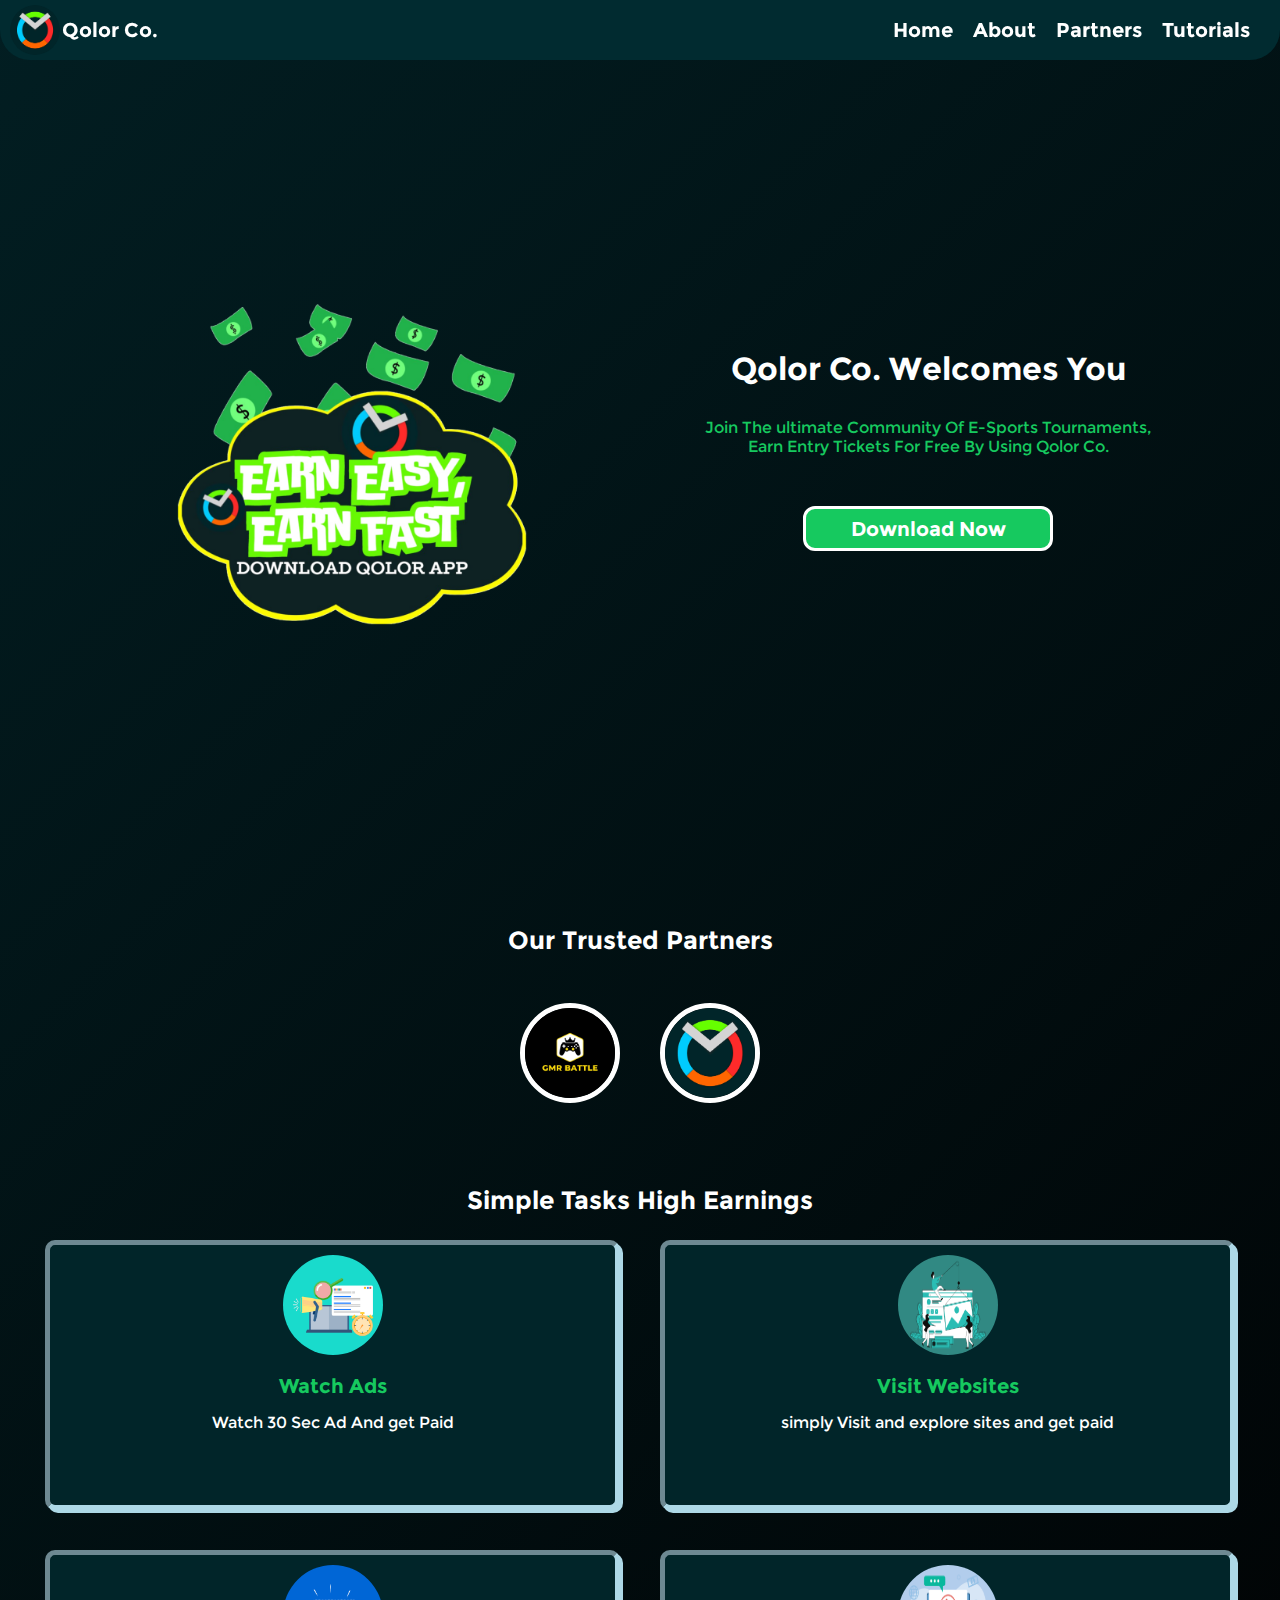
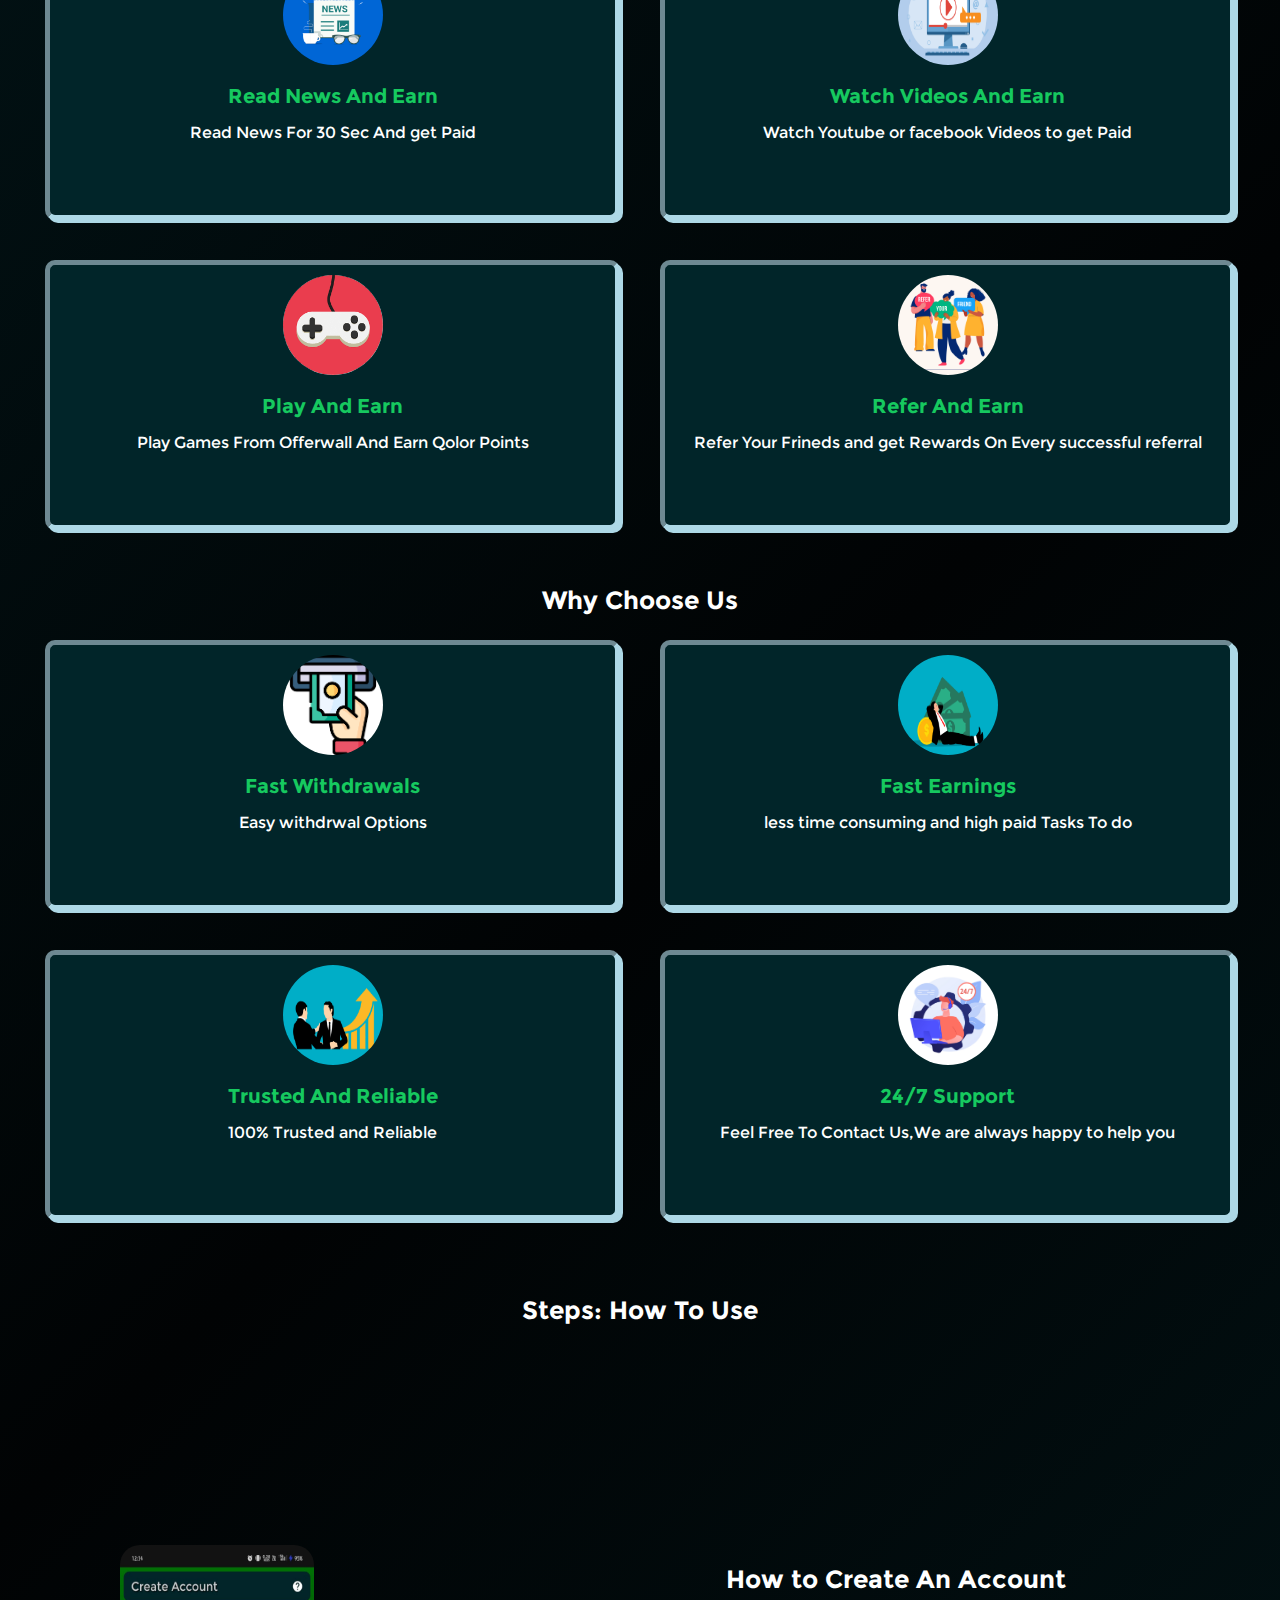
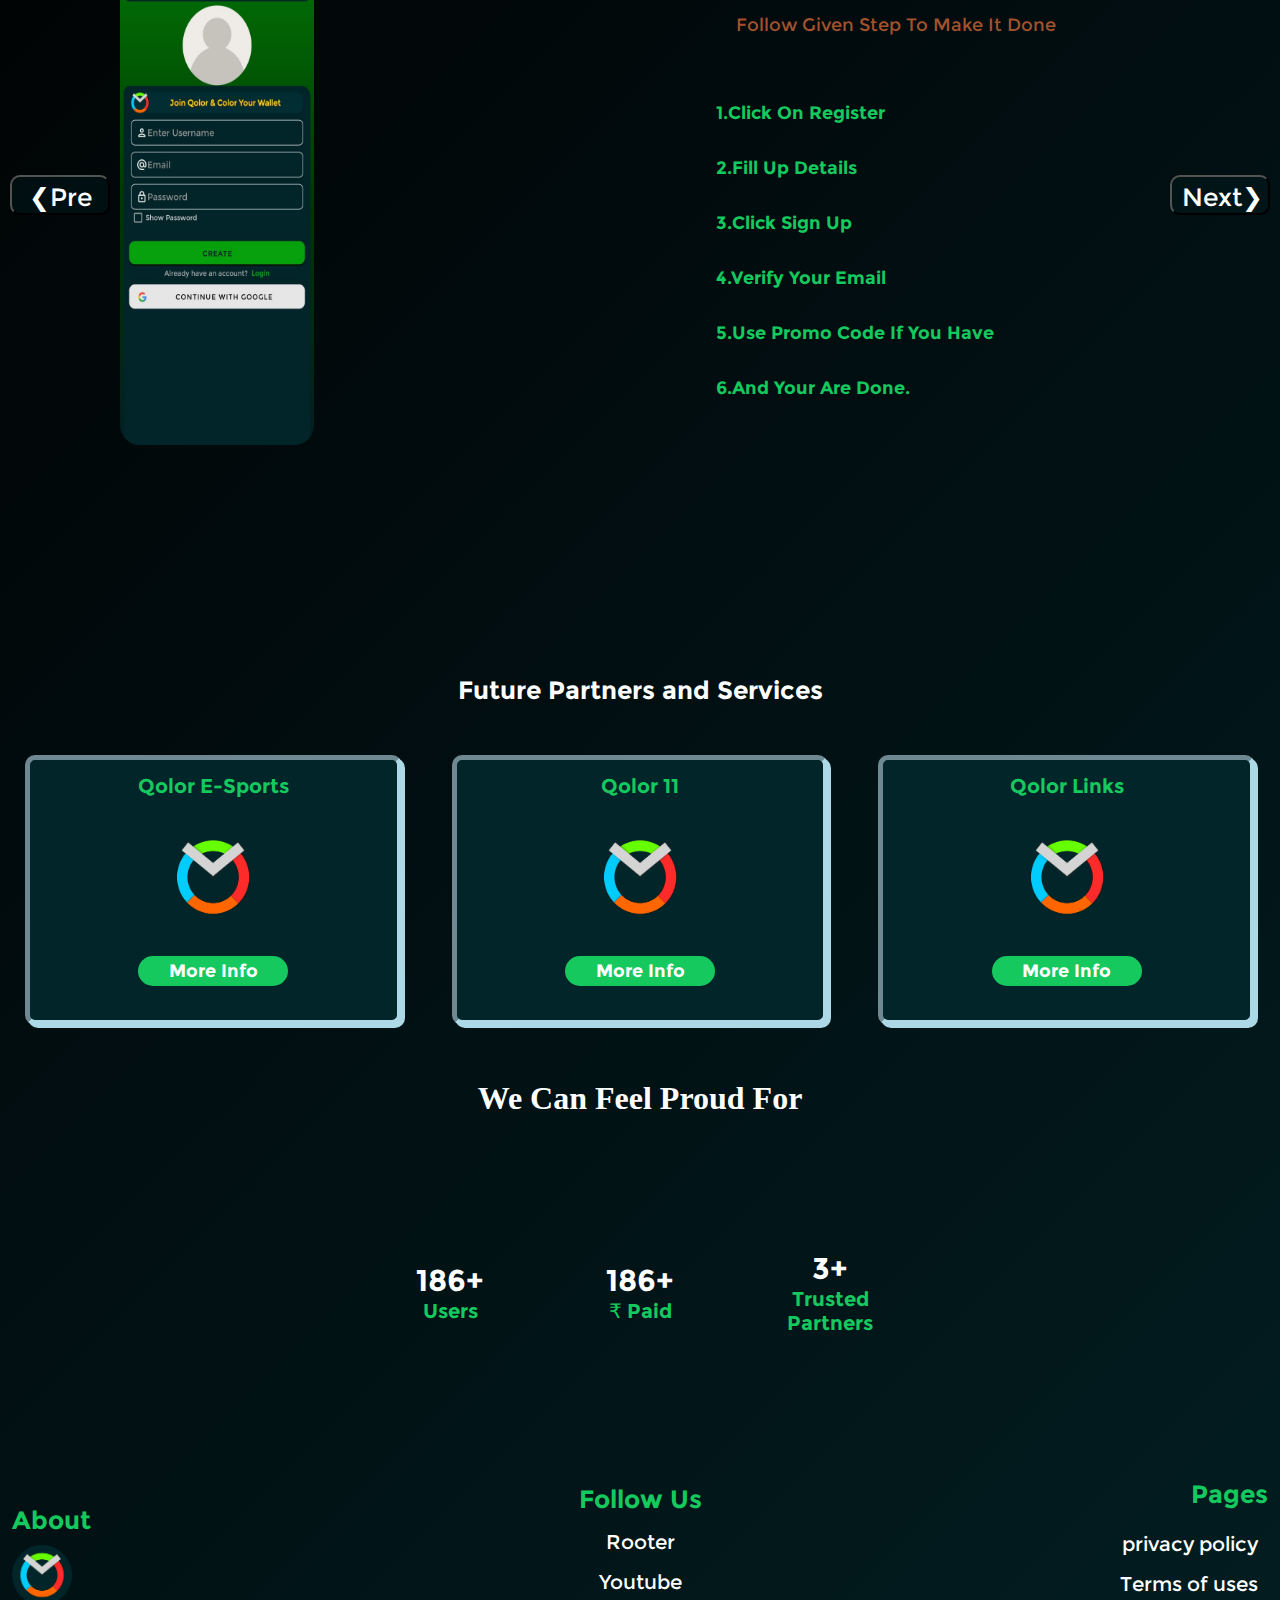
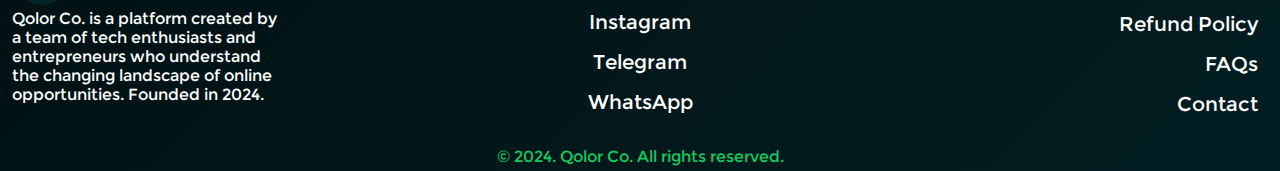
<file: index.html>
<!DOCTYPE html>
<html lang="en">
<head>
    <meta charset="UTF-8">
    <meta name="viewport" content="width=device-width, initial-scale=1.0">
    <link rel="stylesheet" href="style.css">


    
    <link rel="stylesheet" href="mobile.css">
    <link rel="icon" type="image/png" href="logo.png">
    <title>Qolor Co.</title>
</head>
<body>
  <div class="container" id="home">
    <div class="nav">
      <div><img src="logo.png" alt="logo loading" class="logo"><span>Qolor Co.</span></div>
      <div class="menu" id="menu" >
        <ul>
          <li><a href="#home">Home</a></li>
          <li><a href="about.html">About</a></li>
          <li><a href="parteners.html">Partners</a></li>
          <li><a href="tutorials.html">Tutorials</a></li>
        </ul>
      </div>
      <h1 class="menu_btn" id="menu_btn">☰</h1>
    </div>
    <div class="content">
      <div class="main_image">
        <img src="poster.png">
      </div>
      <div class="main_content">
        <h1>Qolor Co. Welcomes You</h1>
        <p>Join The ultimate Community Of E-Sports Tournaments,<br>Earn Entry Tickets For Free By Using Qolor Co.
        </p>
        <a href="#" class="download_btn">Download Now</a>
      </div>
    </div>
  </div>
    <div class="partners">
      <h1>Our Trusted Partners</h1>
    <div id="our_parteners">
      <a title="GMR Battle" href="https://gmrbattle.in"><img src="gmr.jpg"></a>
      <a title="Qolor E-Sports" href="https://qolor.co.in"><img src="logo.png"></a>
      </div>
  </div>

  <div class="features">
    <h1>Simple Tasks High Earnings</h1>
    <div class="features_info">
    <div><img src="ads.png"><h2>Watch Ads</h2><p>Watch 30 Sec Ad And get Paid</p></div>
    <div><img src="website.png"><h2>Visit Websites</h2><p>simply Visit and explore sites and get paid</p></div>
    <div><img src="news.png"><h2>Read News And Earn</h2><p>Read News For 30 Sec And get Paid</p></div>
    <div><img src="video.png"><h2>Watch Videos And Earn</h2><p>Watch Youtube or facebook Videos to get Paid</p></div>
    <div><img src="games.png"><h2>Play And Earn</h2><p>Play Games From Offerwall And Earn Qolor Points</p></div>
    <div><img src="refer.png"><h2>Refer And Earn</h2><p>Refer Your Frineds and get Rewards On Every successful referral</p></div>
  </div>
  <h1>Why Choose Us</h1>
    <div class="features_info">
      <div><img src="withdrwal.png"><h2>Fast Withdrawals</h2><p>Easy withdrwal Options</p></div>
      <div><img src="money.png"><h2>Fast Earnings</h2><p>less time consuming and high paid Tasks To do</p></div>
      <div><img src="trust.png"><h2>Trusted And Reliable</h2><p>100% Trusted and Reliable</p></div>
      <div><img src="contact.jpg"><h2>24/7 Support</h2><p>Feel Free To Contact Us,We are always happy to help you</p></div>

    </div>
  </div>
  <div class="imgslider">
  <h1>Steps: How To Use</h1>
<div class="slider">
        <div class="slides" id="swipe">
          <div class="slide"><div class="screenshot"><img src="ss1.jpeg" alt="Image 1"></div><div class="steps"><h1>How to Create An Account</h1><p>Follow Given Step To Make It Done</p><ul>
            <li>1.Click On Register</li>
            <li>2.Fill Up Details</li>
            <li>3.Click Sign Up</li>
            <li>4.Verify Your Email</li>
            <li>5.Use Promo Code If You Have</li>
            <li>6.And Your Are Done.</li>
          </ul></div></div>
          <div class="slide"><div class="screenshot"><img src="ss1.jpeg" alt="Image 2"></div><div class="steps"><h1>How to Do This</h1><p>Follow Given Step To Make It Done</p><ul>
            <li>Step1</li>
            <li>Step2</li>
            <li>Step3</li>
            <li>Step4</li>
            <li>Step5</li>
          </ul></div></div>
          <div class="slide"><div class="screenshot"><img src="ss1.jpeg" alt="Image 3"></div><div class="steps"><h1>How to Do This</h1><p>Follow Given Step To Make It Done</p><ul>
            <li>Step1</li>
            <li>Step2</li>
            <li>Step3</li>
            <li>Step4</li>
            <li>Step5</li>
          </ul></div></div>
        </div>
        <button class="prev" onclick="changeSlide(-1)">&#10094;Pre</button>
        <button class="next" onclick="changeSlide(1)">Next&#10095;</button>
      </div>
      </div>
  <div class="app_info">
  <h1>Future Partners and Services</h1>
<div class="future_products">
  <div class="f"><h2>Qolor E-Sports</h2><img src="logo.png"><a target="_blank" href="https://esports.qolor.co.in"><h1 class="fake_btn">More Info</h1></a></div>
  <div class="f"><h2>Qolor 11</h2><img src="logo.png"><h1 class="fake_btn">More Info</h1><div class="info" id="in"><h1>Qolor 11</h1><p>Qolor 11 Will Be a ultimate Free earming  <br>App to play fantasy sports</p></p></div></div>
  <div class="f"><h2>Qolor Links</h2><img src="logo.png"><h1 class="fake_btn">More Info</h1><div class="info" id="in"><h1>Qolor Links</h1><p>Qolor Links Will Be a ultimate Free earming  <br>Webiste For Publishers</p></p></div></div>
</div>
</div>
<div class="app_num">
<h1>We Can Feel Proud For</h1>
  <div class="app_data">
  <div><h1 id="num" data-val="1000">0</h1><span>Users</span></div>
  <div><h1 id="num" data-val="1000">0</h1><span>₹ Paid</span></div>
  <div><h1 id="num" data-val="3">0</h1><span>Trusted Partners</span></div>
</div>
</div>
</div>
<div class="footer">
<div class="ftinner">
  <h1>About</h1>
  <img src="logo.png">
  <p>Qolor Co. is a platform created by a team of tech enthusiasts and entrepreneurs who understand the changing landscape of online opportunities. Founded in 2024.</p>
</div>
<div class="ftinner">
  <h1>Follow  Us</h1>
  <ul>
    <li><a target="_blank" href="https://www.rooter.gg/profile/2079927184">Rooter</a></li>
    <li><a target="_blank" href="https://www.youtube.com/@Qolor_co">Youtube</a></li>
       <li><a target="_blank" href="https://www.instagram.com/qolorcommunity/">Instagram</a></li>
          <li><a target="_blank" href="https://web.telegram.org/k/#@FastEarningNews">Telegram</a></li>
          <li><a target="_blank" href="https://whatsapp.com/channel/0029VaiAloMBA1f32cVbyX0L">WhatsApp</a></li>
  </ul>
</div> 
<div class="ftinner">
  <h1>Pages</h1>
  <ul>
    <li><a href="privacy.html">privacy policy</a></li>
    <li><a href="terms.html">Terms of uses</a></li>
       <li><a href="refund-p.html">Refund Policy</a></li>
          <li><a href="faqs.html">FAQs</a></li>
          <li><a href="contact.html">Contact</a></li>
  </ul>
</div>
</div>
<div class="main_footer">© 2024. Qolor Co. All rights reserved.</div>

<div id="menu_shutter">
  <ul>
    <li><a  href="#home">Home</a></li>
    <li><a  href="about.html">About</a></li>
    <li><a  href="parteners.html">Partners</a></li>
    <li><a  href="tutorials.html">Tutorials</a></li>
  </ul>
</div>
<a  class="gototop" href="#home" id="top">➤</a>
<script src="script.js"></script>
</body>
</html>
</file>
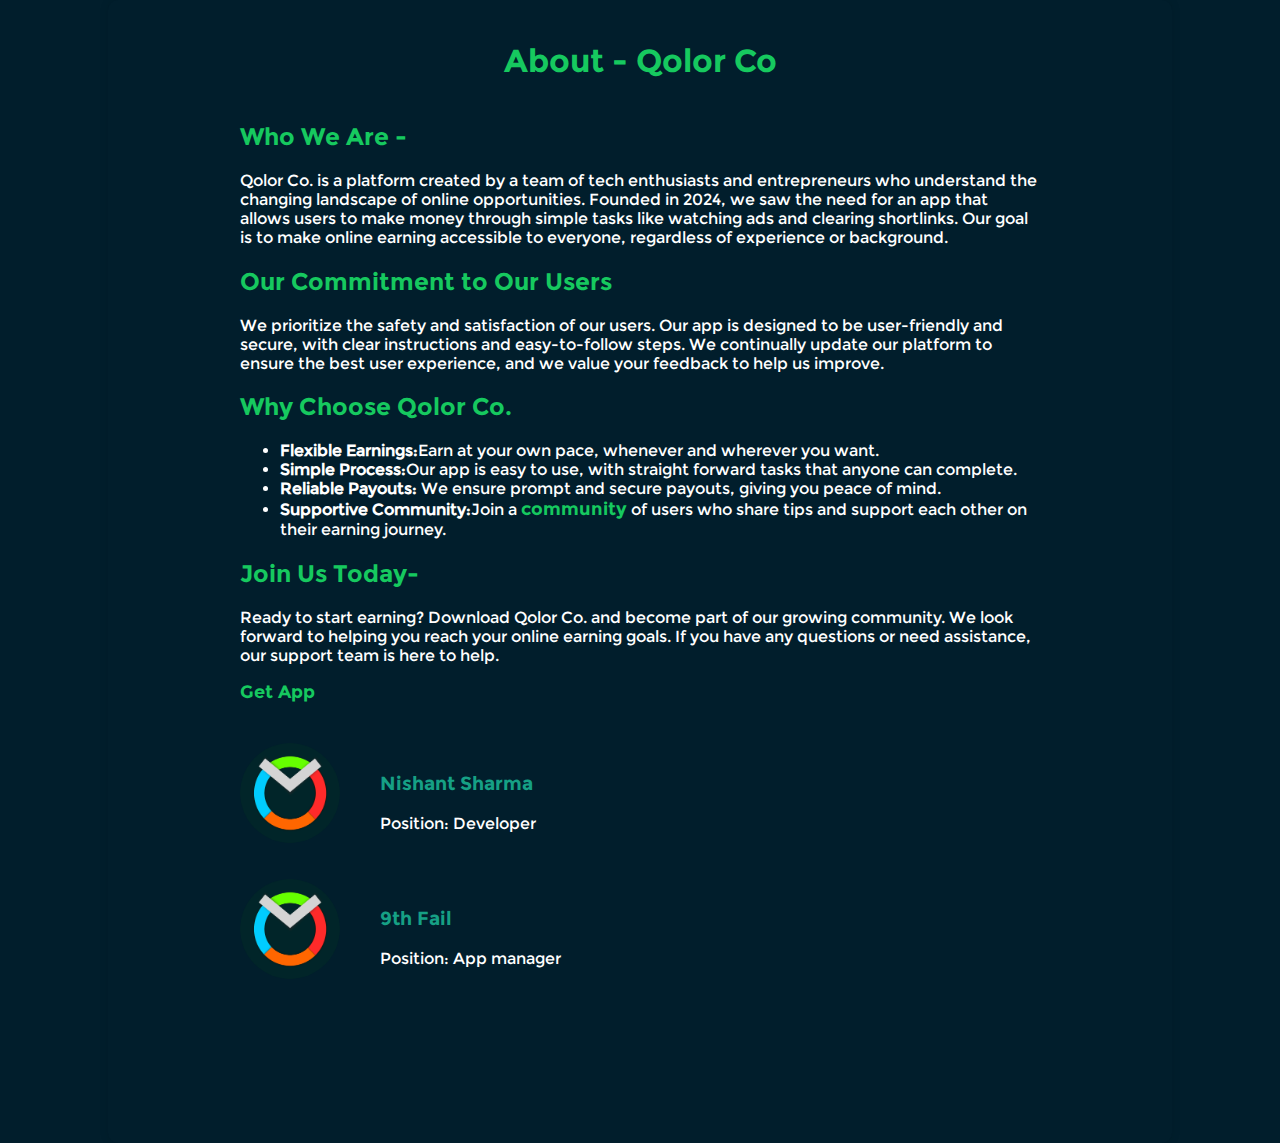
<file: about.html>
<!DOCTYPE html>
<html lang="en">
<head>
  <link rel="icon" type="image/png" href="logo.png">
    <meta charset="UTF-8">
    <meta name="viewport" content="width=device-width, initial-scale=1.0">
    <title>About - Qolor Co.</title>
    <style>
  ::-webkit-scrollbar {
    width:5px;
  }
  
  ::-webkit-scrollbar-track {
    background:transparent;
  }
  
  ::-webkit-scrollbar-thumb {
    background:#012529;
  }
  
  @font-face {
        font-family: h;
        src: url(appfont2_bold.ttf);
  }
 @font-face{
   font-family:p;
   src:url(appfont2_regular.ttf);
 }
        body {
            margin: 0;
            padding: 0;
            background-color: #011e2c;
        }
        .container {
            width: 80%;
            margin: 0 auto;
            padding: 20px;
            background-color: #011e2c;
            border-radius: 10px;
            box-shadow: 0 0 10px rgba(0, 0, 0, 0.1);
            display:flex;
            align-items:center;
            justify-content:center;
            flex-direction:column;
        }
        h2,h1 {
            color: #16C95F;
          font-family:h;
        }
        p ,li{
            color: white;
          font-family:p;
        }
  a{
    color: #16C95F;
    text-decoration:none;
    font-size:18px;
    font-weight:bold;
    font-family:h;
  }
        .section {
            margin-bottom: 20px;
            max-width:800px;
        }
        .section-title {
            font-size: 1.5em;
            color: #2980b9;
            margin-bottom: 10px;
            font-family:h;
        }
        .member{
          height:400px;
          max-width:800px;
          display:flex;
          flex-direction:column;

        }
        .team {
            margin-top: 20px;
            width:800px;
            height:auto;
            display:flex;
        }
        .team img {
            border-radius: 50%;
            margin-right:10px;
          height:100px;
          width:100px;
        }
        .team-member {
            margin-left: 20px;
            width:100%;
            padding:10px;
        }
        .team-member h3 {
            color: #16a085;
          font-family:h;
        }

   
    </style>
    <style>
  @media(max-width:800px){
    .team{
      width:500px;
    }
}
    </style>
</head>
<body>
    <div class="container">
        <h1>About - Qolor Co</h1>
        <div class="section">
          <h2> Who We Are -</h2>

          <p>Qolor Co. is a platform created by a team of tech enthusiasts and entrepreneurs who understand the changing landscape of online opportunities. Founded in 2024, we saw the need for an app that allows users to make money through simple tasks like watching ads and clearing shortlinks. Our goal is to make online earning accessible to everyone, regardless of experience or background.</p>

          <h2>Our Commitment to Our Users</h2>

          <p>We prioritize the safety and satisfaction of our users. Our app is designed to be user-friendly and secure, with clear instructions and easy-to-follow steps. We continually update our platform to ensure the best user experience, and we value your feedback to help us improve.</p>

          <h2>Why Choose Qolor Co.</h2>
          <ul>
            <li><strong> Flexible Earnings:</strong>Earn at your own pace, whenever and wherever you want.</li>
            <li><strong>Simple Process:</strong>Our app is easy to use, with straight forward tasks that anyone can complete. </li>
            <li> <strong>Reliable Payouts: </strong> We ensure prompt and secure payouts, giving you peace of mind.</li>
            <li><strong>Supportive Community:</strong>Join a <a href="https://t.me/FastEarningNews">community</a> of users who share tips and support each other on their earning journey.</li>
          </ul>
          

          <h2>Join Us Today-</h2>

          <p>Ready to start earning? Download Qolor Co. and become part of our growing community. We look forward to helping you reach your online earning goals. If you have any questions or need assistance, our support team is here to help.</p>
          <a href="index.html">Get App</a>
        </div>
        <div class="member">
        <div class="team">
            <img src="logo.png" alt="Team Member Photo">
            <div class="team-member">
                <h3>Nishant Sharma</h3>
                <p>Position: Developer</p>
                </div>
        </div>
        <div class="team">
            <img src="logo.png" alt="Team Member Photo">
            <div class="team-member">
                <h3>9th Fail</h3>
                <p>Position: App manager</p>
                </div>
        </div>
      </div>
        </div>
    </div>
</body>
</html>
</file>
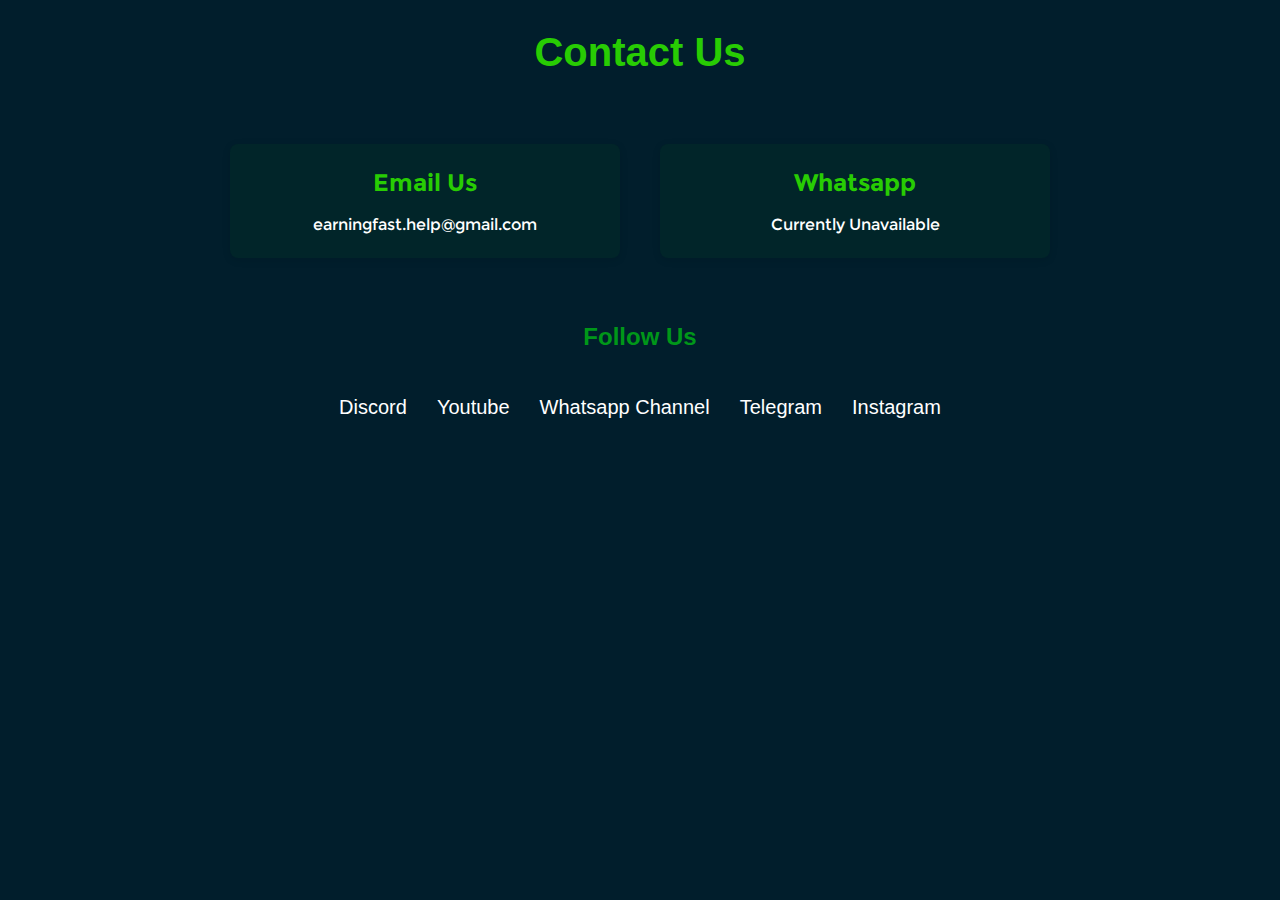
<file: contact.html>
<!DOCTYPE html>
<html lang="en">
<head>
  <meta charset="UTF-8">
  <meta name="viewport" content="width=device-width, initial-scale=1.0">
  <meta http-equiv="X-UA-Compatible" content="ie=edge">
  <title>Contact Us</title>
  <link rel="icon" type="image/png" href="logo.png">
  <style>
    ::-webkit-scrollbar {
    width:5px;
  }
  
  ::-webkit-scrollbar-track {
    background:transparent;
  }
  
  ::-webkit-scrollbar-thumb {
    background:#012529;
  }
  
  @font-face {
            font-family: h;
            src: url(appfont2_bold.ttf);
        }
        @font-face {
            font-family: p;
            src: url(appfont2_regular.ttf);
        }
* {
  margin: 0;
  padding: 0;
  box-sizing: border-box;
}

body {
  font-family: Arial, sans-serif;
  line-height: 1.6;
  background: #011e2c;
}

.contact-container {
  max-width: 900px;
  margin: 0 auto;
  padding: 20px;
  height:100vh;
}

header {
  text-align: center;
  margin-bottom: 40px;
}

header h1 {
  font-size: 2.5rem;
  color:#28CC03;
}

.contact-info {
 display:flex;
 align-items:center;
 justify-content:center;
 flex-wrap: wrap;
  margin-bottom: 40px;
}

.contact-item {
  background-color: #012529;
  padding: 20px;
  border-radius: 8px;
  box-shadow: 0 2px 8px rgba(0, 0, 0, 0.1);
  flex: 1 1 45%;
  text-align:center;
  margin:20px;
}

.contact-item h2 {
  font-size: 1.5rem;
  margin-bottom: 10px;
  color: #28CC03;
  font-family:h;
}

.contact-item p {
  font-size: 1rem;
  color:white;
  font-family:p;
}

.contact-item a {
  text-decoration: none;
  color:white;
  font-family:p;
}

.contact-item a:hover {
  text-decoration: underline;
}

.social-media {
  text-align: center;
}

.social-media h2 {
  font-size: 1.5rem;
  margin-bottom: 20px;
  color: #009719;
}

.social-media ul {
  list-style-type: none;
  display:flex;
  flex-wrap: wrap;
  height:fit-content;
  width:100%;
  align-items:center;
  justify-content:center;
}
.social-media li {
  display: inline;
  margin:15px;
}

.social-media a {
  text-decoration: none;
  font-size:20px;
  color:white;

}

.social-media a:hover {
  color:#28CC03;
}

@media (max-width: 768px) {
  .contact-info {
    grid-template-columns: 1fr 1fr;
  }
  .social-media li {
  display: inline;
  margin:15px;
  flex:1 1 50%;
}
.contact-container{
  height:fit-content;
}
}

@media (max-width: 480px) {
  .contact-info {
    grid-template-columns: 1fr;
  }
  .social-media li {
  display: inline;
  margin:15px;
  flex:1 1 50%;
}
.contact-container{
  height:fit-content;
}
}

  </style>
</head>
<body>
  <div class="contact-container">
    <header>
      <h1>Contact Us</h1>
    </header>

    <section class="contact-info">
      
      <div class="contact-item">
        <h2>Email Us</h2>
        <p><a href="mailto:earningfast.help@gmail.com">earningfast.help@gmail.com</a></p>
      </div>

      <div class="contact-item">
        <h2>Whatsapp</h2>
        <p>Currently Unavailable</p>
      </div>
    </section>

    <section class="social-media">
      <h2>Follow Us</h2>
      <ul>
        <li><a target="_blank" href="https://discord.gg/3r4EE5YW9E">Discord</a></li>
        <li><a href="https://www.youtube.com/@Qolor_co" target="_blank">Youtube</a></li>
        <li><a href="https://whatsapp.com/channel/0029VaiAloMBA1f32cVbyX0L" target="_blank">Whatsapp Channel</a></li>
        <li><a href="https://web.telegram.org/k/#@FastEarningNews" target="_blank">Telegram</a></li>
        <li><a href="https://www.instagram.com/qolorcommunity/" target="_blank">Instagram</a></li>
      </ul>
    </section>
  </div>
</body>
</html>
</file>
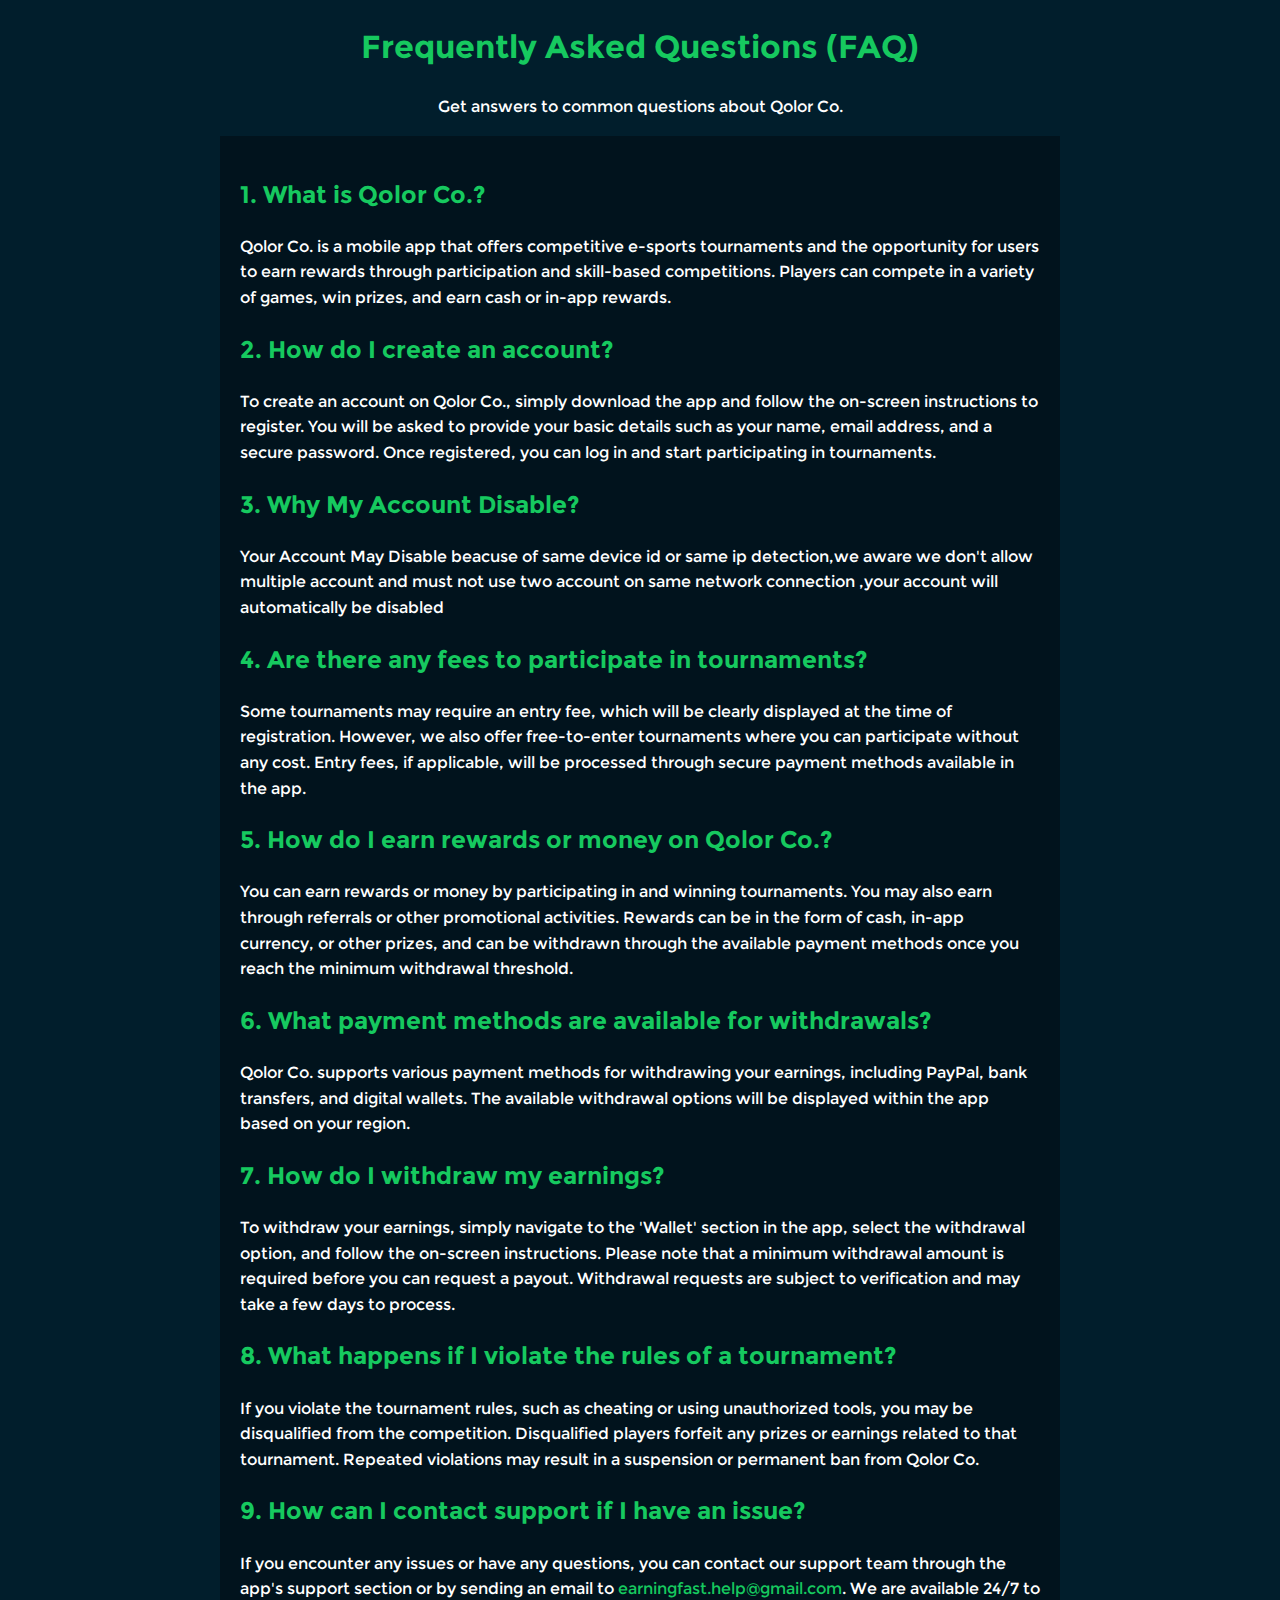
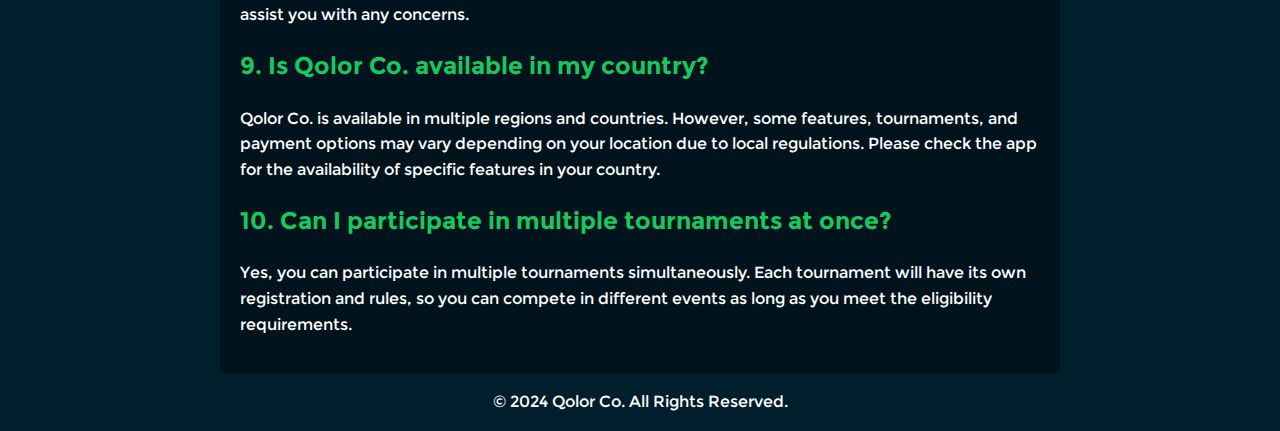
<file: faqs.html>
<!DOCTYPE html>
<html lang="en">

<head>
    <meta charset="UTF-8">
    <meta name="viewport" content="width=device-width, initial-scale=1.0">
    <meta http-equiv="X-UA-Compatible" content="ie=edge">
    <title>FAQ - Qolor Co.</title>
    <link rel="icon" type="image/png" href="logo.png">
    <style>
        ::-webkit-scrollbar {
    width:5px;
  }
  
  ::-webkit-scrollbar-track {
    background:transparent;
  }
  
  ::-webkit-scrollbar-thumb {
    background:#012529;
  }
  
        @font-face {
            font-family: h;
            src: url(appfont2_bold.ttf);
        }

        @font-face {
            font-family: p;
            src: url(appfont2_regular.ttf);
        }

        body {
            font-family: Arial, sans-serif;
            line-height: 1.6;
            margin:0 20px;
            background: #011e2c;
            text-align:center;
            display:flex;
            align-items:center;
            justify-content:center;
            flex-direction:column;
            
        }


main{
    max-width:800px;
    background-color:red;
    text-align:left;
    height:fit-content;
    background: #01131d;
    padding:20px;

}
        h1,
        h2,
        h3 {
            color: #16C95F;
            font-family: h;
        }

        p {
            color: white;
            font-family: p;
        }

        a {
            color: #16C95F;
            text-decoration: none;
            font-family: p;
        }

        a:hover {
            text-decoration: underline;
        }

        .content {
            max-width: 800px;
            margin: auto;
        }

        ul li {
            color: white;
            font-family: p;
        }
    </style>
</head>

<body>
    <header>
        <h1>Frequently Asked Questions (FAQ)</h1>
        <p>Get answers to common questions about Qolor Co.</p>
    </header>

    <main>
        <div class="faq-section">
            <h2>1. What is Qolor Co.?</h2>
            <p>Qolor Co. is a mobile app that offers competitive e-sports tournaments and the opportunity for users to
                earn rewards through participation and skill-based competitions. Players can compete in a variety of
                games, win prizes, and earn cash or in-app rewards.</p>
        </div>

        <div class="faq-section">
            <h2>2. How do I create an account?</h2>
            <p>To create an account on Qolor Co., simply download the app and follow the on-screen instructions to
                register. You will be asked to provide your basic details such as your name, email address, and a secure
                password. Once registered, you can log in and start participating in tournaments.</p>
        </div>
        <div class="faq-section">
            <h2>3. Why My Account Disable?</h2>
            <p>Your Account May Disable beacuse of same device id or same ip detection,we aware we don't allow multiple
                account and must not use two account on same network connection ,your account will automatically be
                disabled</p>
        </div>

        <div class="faq-section">
            <h2>4. Are there any fees to participate in tournaments?</h2>
            <p>Some tournaments may require an entry fee, which will be clearly displayed at the time of registration.
                However, we also offer free-to-enter tournaments where you can participate without any cost. Entry fees,
                if applicable, will be processed through secure payment methods available in the app.</p>
        </div>

        <div class="faq-section">
            <h2>5. How do I earn rewards or money on Qolor Co.?</h2>
            <p>You can earn rewards or money by participating in and winning tournaments. You may also earn through
                referrals or other promotional activities. Rewards can be in the form of cash, in-app currency, or other
                prizes, and can be withdrawn through the available payment methods once you reach the minimum withdrawal
                threshold.</p>
        </div>

        <div class="faq-section">
            <h2>6. What payment methods are available for withdrawals?</h2>
            <p>Qolor Co. supports various payment methods for withdrawing your earnings, including PayPal, bank
                transfers, and digital wallets. The available withdrawal options will be displayed within the app based
                on your region.</p>
        </div>

        <div class="faq-section">
            <h2>7. How do I withdraw my earnings?</h2>
            <p>To withdraw your earnings, simply navigate to the 'Wallet' section in the app, select the withdrawal
                option, and follow the on-screen instructions. Please note that a minimum withdrawal amount is required
                before you can request a payout. Withdrawal requests are subject to verification and may take a few days
                to process.</p>
        </div>

        <div class="faq-section">
            <h2>8. What happens if I violate the rules of a tournament?</h2>
            <p>If you violate the tournament rules, such as cheating or using unauthorized tools, you may be
                disqualified from the competition. Disqualified players forfeit any prizes or earnings related to that
                tournament. Repeated violations may result in a suspension or permanent ban from Qolor Co.</p>
        </div>

        <div class="faq-section">
            <h2>9. How can I contact support if I have an issue?</h2>
            <p>If you encounter any issues or have any questions, you can contact our support team through the app's
                support section or by sending an email to <a href="mailto:earningfast.help@gmail.com">earningfast.help@gmail.com</a>.
                We are available 24/7 to assist you with any concerns.</p>
        </div>

        <div class="faq-section">
            <h2>9. Is Qolor Co. available in my country?</h2>
            <p>Qolor Co. is available in multiple regions and countries. However, some features, tournaments, and
                payment options may vary depending on your location due to local regulations. Please check the app for
                the availability of specific features in your country.</p>
        </div>

        <div class="faq-section">
            <h2>10. Can I participate in multiple tournaments at once?</h2>
            <p>Yes, you can participate in multiple tournaments simultaneously. Each tournament will have its own
                registration and rules, so you can compete in different events as long as you meet the eligibility
                requirements.</p>
        </div>
    </main>

    <footer>
        <p>&copy; 2024 Qolor Co. All Rights Reserved.</p>
    </footer>

</body>

</html>
</file>
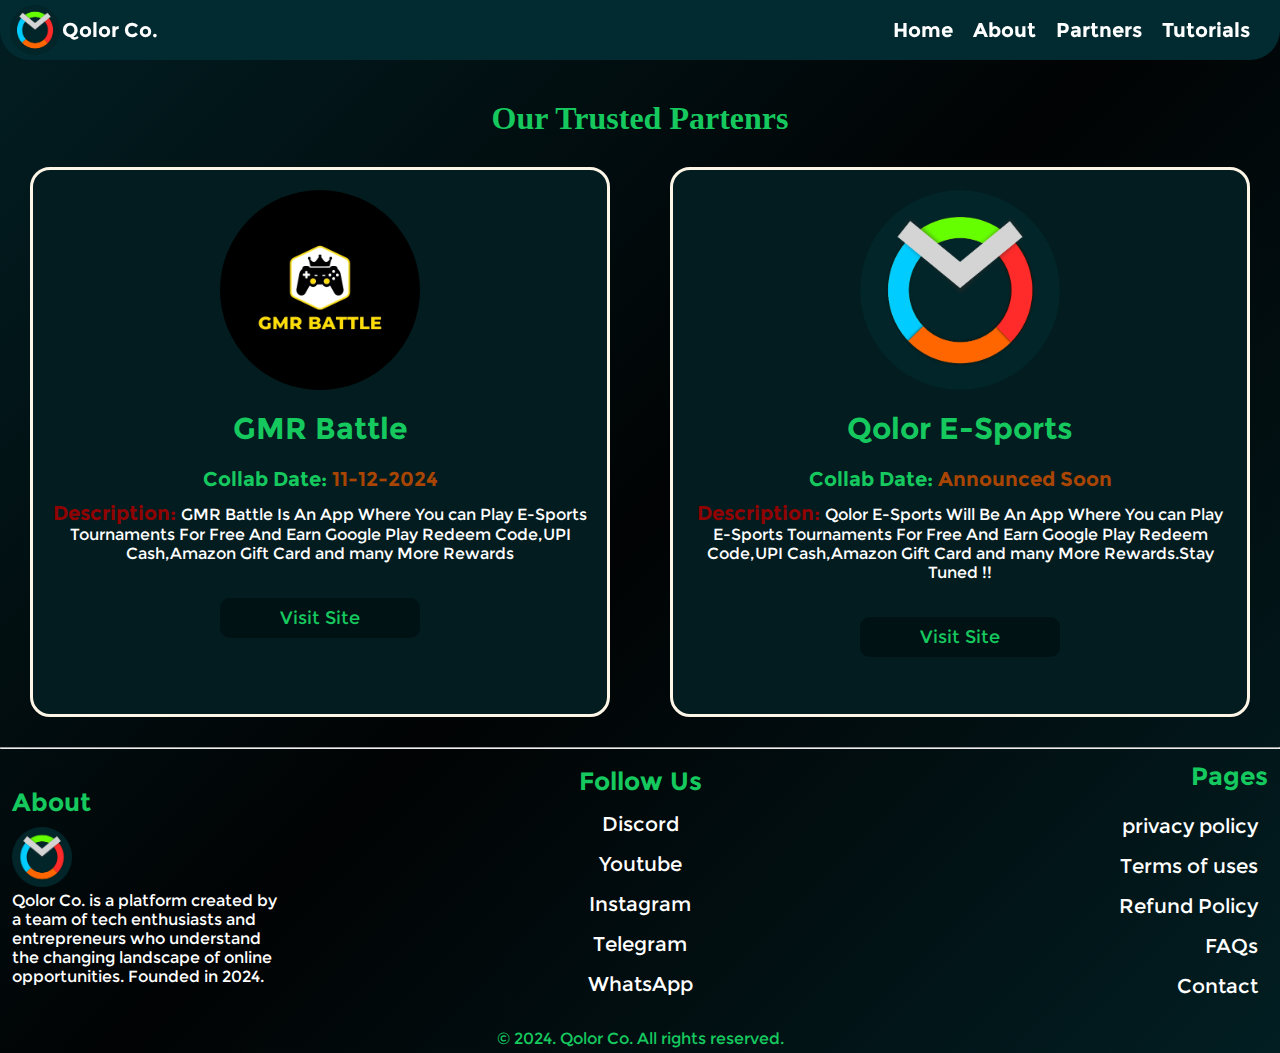
<file: parteners.html>
<!DOCTYPE html>
<html lang="en">
<head>
    <meta charset="UTF-8">
    <meta name="viewport" content="width=device-width, initial-scale=1.0">
    <title>Qolor Co. Partners</title>
    <link rel="stylesheet" href="style.css">
    <link rel="stylesheet" href="mobile.css">
    <link rel="icon" type="image/png" href="logo.png">
    
</head>
<body>
    <div class="nav">
        <div><img src="logo.png" alt="logo loading" class="logo"><span>Qolor Co.</span></div>
        <div class="menu" id="menu" >
          <ul>
            <li><a href="index.html">Home</a></li>
            <li><a href="about.html">About</a></li>
            <li><a href="parteners.html">Partners</a></li>
            <li><a href="tutorials.html">Tutorials</a></li>
          </ul>
        </div>
        <h1 class="menu_btn" id="menu_btn">☰</h1>
      </div>
    <div class="main">
        <h1>Our Trusted Partenrs</h1>
        <div class="ptnr_box">
            <div class="partenrs"><img src="gmr.jpg"><h2>GMR Battle</h2><lable>Collab Date: <span>11-12-2024</span></lable><p><span>Description: </span> GMR Battle Is An App Where You can Play E-Sports Tournaments For Free And Earn Google Play Redeem Code,UPI Cash,Amazon Gift Card and many More Rewards</p><a target="_blank"href="https://gmrbattle.in">Visit Site</a></div>
           <div class="partenrs"><img src="logo.png"><h2>Qolor E-Sports</h2><lable>Collab Date: <span>Announced Soon</span></lable><p><span>Description: </span>Qolor E-Sports Will Be An App Where You can Play E-Sports Tournaments For Free And Earn Google Play Redeem Code,UPI Cash,Amazon Gift Card and many More Rewards.Stay Tuned !!</p><a target="_blank" href="https://gmrbattle.in">Visit Site</a></div>
        </div>

    </div>
    <hr>
    <div class="footer">
      <div class="ftinner">
        <h1>About</h1>
        <img src="logo.png">
        <p>Qolor Co. is a platform created by a team of tech enthusiasts and entrepreneurs who understand the changing landscape of online opportunities. Founded in 2024.</p>
      </div>
      <div class="ftinner">
        <h1>Follow  Us</h1>
        <ul>
          <li><a target="_blank" href="https://discord.gg/3r4EE5YW9E">Discord</a></li>
          <li><a target="_blank" href="https://www.youtube.com/@Qolor_co">Youtube</a></li>
             <li><a target="_blank" href="https://www.instagram.com/qolorcommunity/">Instagram</a></li>
                <li><a target="_blank" href="https://web.telegram.org/k/#@FastEarningNews">Telegram</a></li>
                <li><a target="_blank" href="https://whatsapp.com/channel/0029VaiAloMBA1f32cVbyX0L">WhatsApp</a></li>
        </ul>
      </div> 
      <div class="ftinner">
        <h1>Pages</h1>
        <ul>
          <li><a href="privacy.html">privacy policy</a></li>
          <li><a href="terms.html">Terms of uses</a></li>
             <li><a href="refund-p.html">Refund Policy</a></li>
                <li><a href="faqs.html">FAQs</a></li>
                <li><a href="contact.html">Contact</a></li>
        </ul>
      </div>
      </div>
      <div class="main_footer">© 2024. Qolor Co. All rights reserved.</div>
    <div id="menu_shutter">
        <ul>
          <li><a  href="index.html">Home</a></li>
          <li><a  href="about.html">About</a></li>
          <li><a  href="parteners.html">Partners</a></li>
          <li><a  href="tutorials.html">Tutorials</a></li>
        </ul>
      </div>
      <script src="script.js"></script>
</body>
</html>
</file>
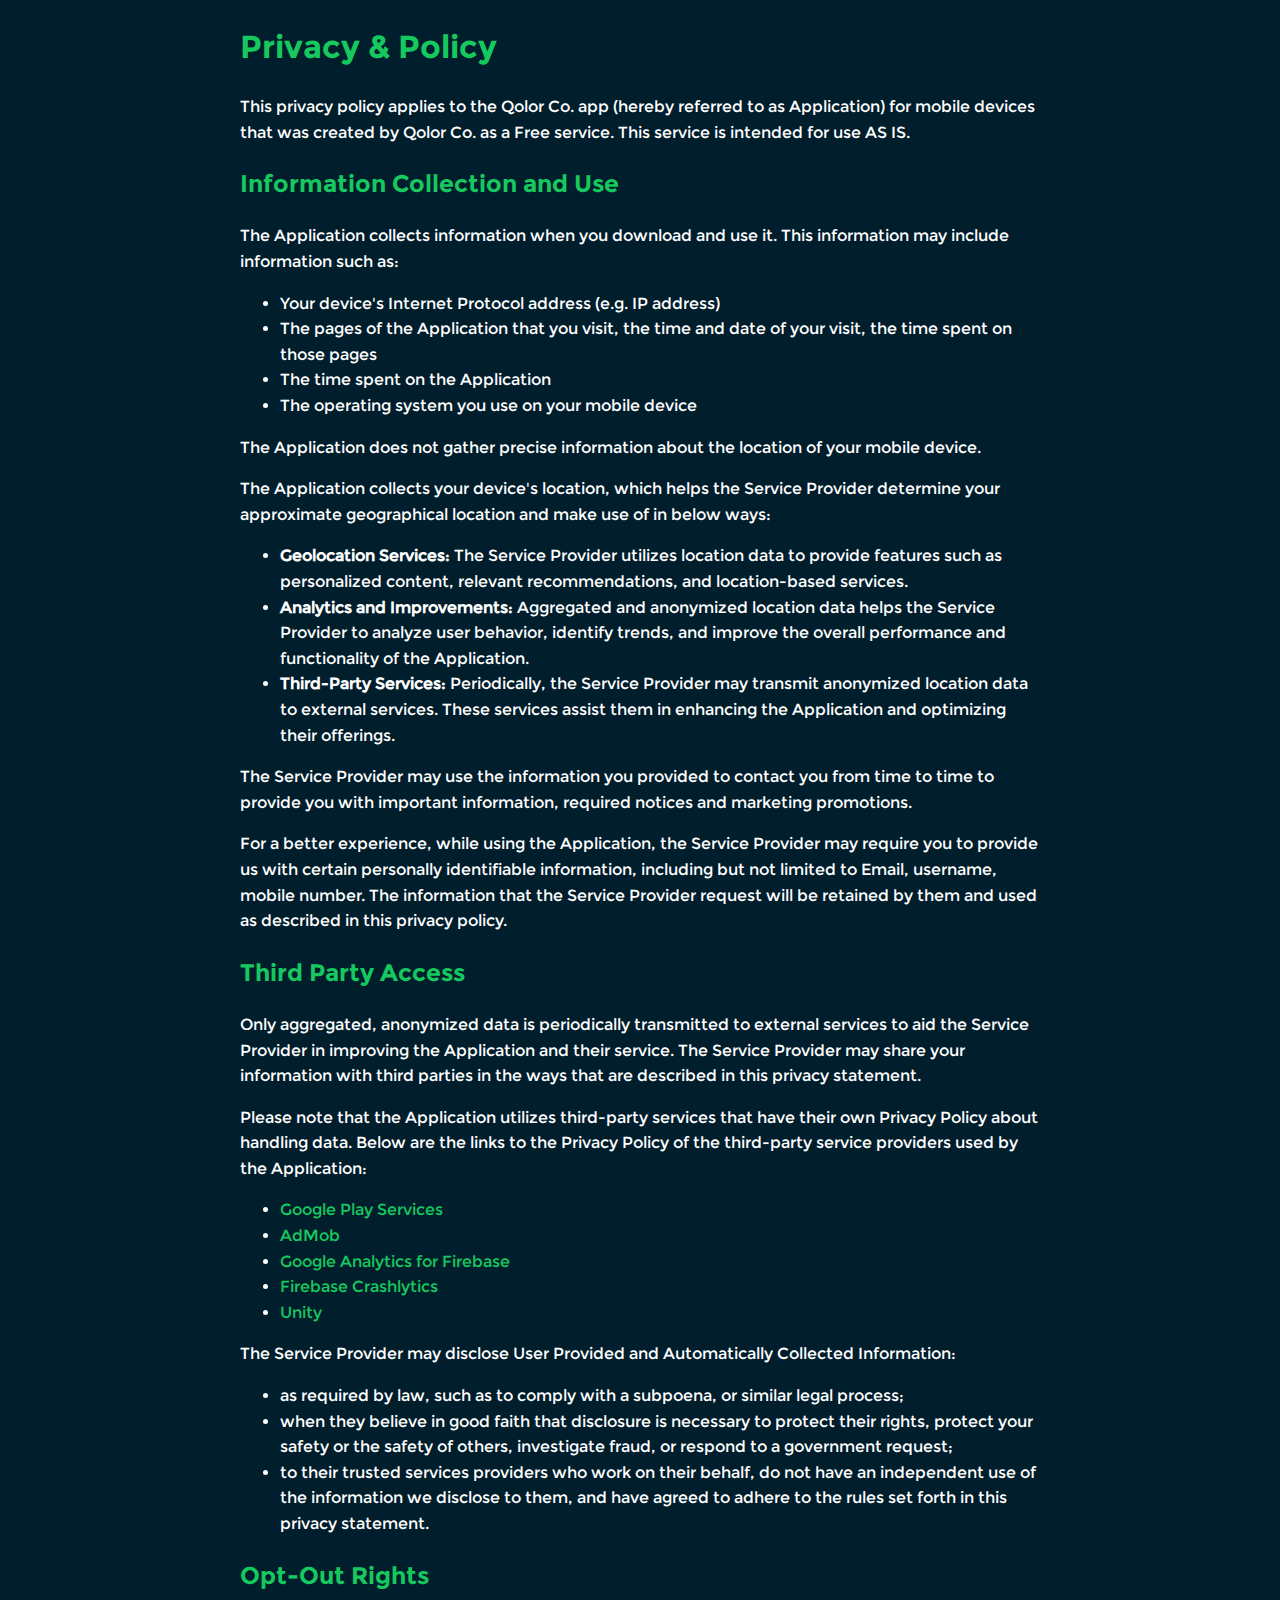
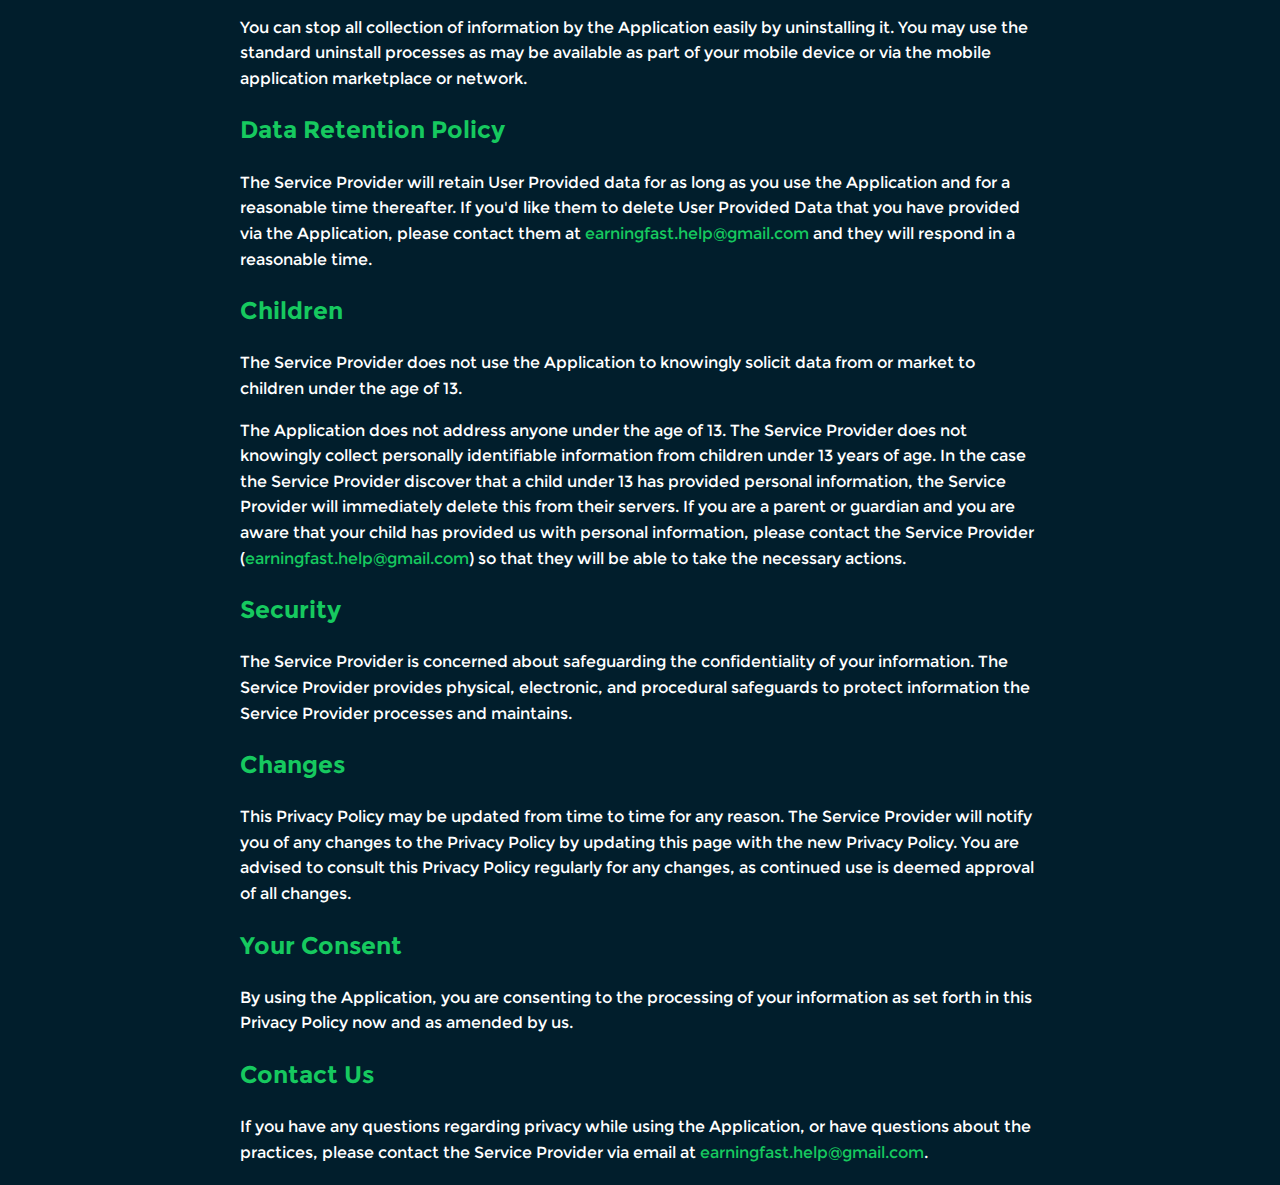
<file: privacy.html>
<!DOCTYPE html>
<html lang="en">
<head> 
    <meta charset="UTF-8">
    <meta name="viewport" content="width=device-width, initial-scale=1.0">
    <title>Privacy Policy - Qolor Co.</title>
    <link rel="icon" type="image/png" href="logo.png">
    <style>

        ::-webkit-scrollbar {
    width:5px;
  }
  
  ::-webkit-scrollbar-track {
    background:transparent;
  }
  
  ::-webkit-scrollbar-thumb {
    background:#012529;
  }
  
        @font-face {
        font-family: h;
        src: url(appfont2_bold.ttf);
  }
 @font-face{
   font-family:p;
   src:url(appfont2_regular.ttf);
 }
        body {
            font-family: Arial, sans-serif;
            line-height: 1.6;
            margin: 20px;
            background:#011e2c;
        }
        h1, h2, h3 {
            color:#16C95F;
            font-family:h;
        }
        p{
            color:white;
            font-family:p;
        }
        a {
            color: #16C95F;
            text-decoration: none;
            font-family:p;
        }
        a:hover {
            text-decoration: underline;
        }
        .content {
            max-width: 800px;
            margin: auto;
        }
        ul li{
            color:white;
            font-family:p;
        }
    </style>
</head>
<body>
    <div class="content">
        <h1>Privacy & Policy</h1>
        <p>This privacy policy applies to the Qolor Co. app (hereby referred to as Application) for mobile devices that was created by Qolor Co. as a Free service. This service is intended for use AS IS.</p>

        <h2>Information Collection and Use</h2>
        <p>The Application collects information when you download and use it. This information may include information such as:</p>
        <ul>
            <li>Your device's Internet Protocol address (e.g. IP address)</li>
            <li>The pages of the Application that you visit, the time and date of your visit, the time spent on those pages</li>
            <li>The time spent on the Application</li>
            <li>The operating system you use on your mobile device</li>
        </ul>
        <p>The Application does not gather precise information about the location of your mobile device.</p>
        <p>The Application collects your device's location, which helps the Service Provider determine your approximate geographical location and make use of in below ways:</p>
        <ul>
            <li><strong>Geolocation Services:</strong> The Service Provider utilizes location data to provide features such as personalized content, relevant recommendations, and location-based services.</li>
            <li><strong>Analytics and Improvements:</strong> Aggregated and anonymized location data helps the Service Provider to analyze user behavior, identify trends, and improve the overall performance and functionality of the Application.</li>
            <li><strong>Third-Party Services:</strong> Periodically, the Service Provider may transmit anonymized location data to external services. These services assist them in enhancing the Application and optimizing their offerings.</li>
        </ul>
        <p>The Service Provider may use the information you provided to contact you from time to time to provide you with important information, required notices and marketing promotions.</p>
        <p>For a better experience, while using the Application, the Service Provider may require you to provide us with certain personally identifiable information, including but not limited to Email, username, mobile number. The information that the Service Provider request will be retained by them and used as described in this privacy policy.</p>

        <h2>Third Party Access</h2>
        <p>Only aggregated, anonymized data is periodically transmitted to external services to aid the Service Provider in improving the Application and their service. The Service Provider may share your information with third parties in the ways that are described in this privacy statement.</p>
        <p>Please note that the Application utilizes third-party services that have their own Privacy Policy about handling data. Below are the links to the Privacy Policy of the third-party service providers used by the Application:</p>
        <ul>
            <li><a href="https://www.google.com/policies/privacy/">Google Play Services</a></li>
            <li><a href="https://support.google.com/admob/answer/6128543?hl=en">AdMob</a></li>
            <li><a href="https://firebase.google.com/support/privacy">Google Analytics for Firebase</a></li>
            <li><a href="https://firebase.google.com/support/privacy">Firebase Crashlytics</a></li>
            <li><a href="https://unity3d.com/legal/privacy-policy">Unity</a></li>
        </ul>
        <p>The Service Provider may disclose User Provided and Automatically Collected Information:</p>
        <ul>
            <li>as required by law, such as to comply with a subpoena, or similar legal process;</li>
            <li>when they believe in good faith that disclosure is necessary to protect their rights, protect your safety or the safety of others, investigate fraud, or respond to a government request;</li>
            <li>to their trusted services providers who work on their behalf, do not have an independent use of the information we disclose to them, and have agreed to adhere to the rules set forth in this privacy statement.</li>
        </ul>

        <h2>Opt-Out Rights</h2>
        <p>You can stop all collection of information by the Application easily by uninstalling it. You may use the standard uninstall processes as may be available as part of your mobile device or via the mobile application marketplace or network.</p>

        <h2>Data Retention Policy</h2>
        <p>The Service Provider will retain User Provided data for as long as you use the Application and for a reasonable time thereafter. If you'd like them to delete User Provided Data that you have provided via the Application, please contact them at <a href="mailto:earningfast.help@gmail.com">earningfast.help@gmail.com</a> and they will respond in a reasonable time.</p>

        <h2>Children</h2>
        <p>The Service Provider does not use the Application to knowingly solicit data from or market to children under the age of 13.</p>
        <p>The Application does not address anyone under the age of 13. The Service Provider does not knowingly collect personally identifiable information from children under 13 years of age. In the case the Service Provider discover that a child under 13 has provided personal information, the Service Provider will immediately delete this from their servers. If you are a parent or guardian and you are aware that your child has provided us with personal information, please contact the Service Provider (<a href="mailto:earningfast.help@gmail.com">earningfast.help@gmail.com</a>) so that they will be able to take the necessary actions.</p>

        <h2>Security</h2>
        <p>The Service Provider is concerned about safeguarding the confidentiality of your information. The Service Provider provides physical, electronic, and procedural safeguards to protect information the Service Provider processes and maintains.</p>

        <h2>Changes</h2>
        <p>This Privacy Policy may be updated from time to time for any reason. The Service Provider will notify you of any changes to the Privacy Policy by updating this page with the new Privacy Policy. You are advised to consult this Privacy Policy regularly for any changes, as continued use is deemed approval of all changes.</p>

        <h2>Your Consent</h2>
        <p>By using the Application, you are consenting to the processing of your information as set forth in this Privacy Policy now and as amended by us.</p>

        <h2>Contact Us</h2>
        <p>If you have any questions regarding privacy while using the Application, or have questions about the practices, please contact the Service Provider via email at <a href="mailto:earningfast.help@gmail.com">earningfast.help@gmail.com</a>.</p>
    </div>
</body>
</html>
</file>
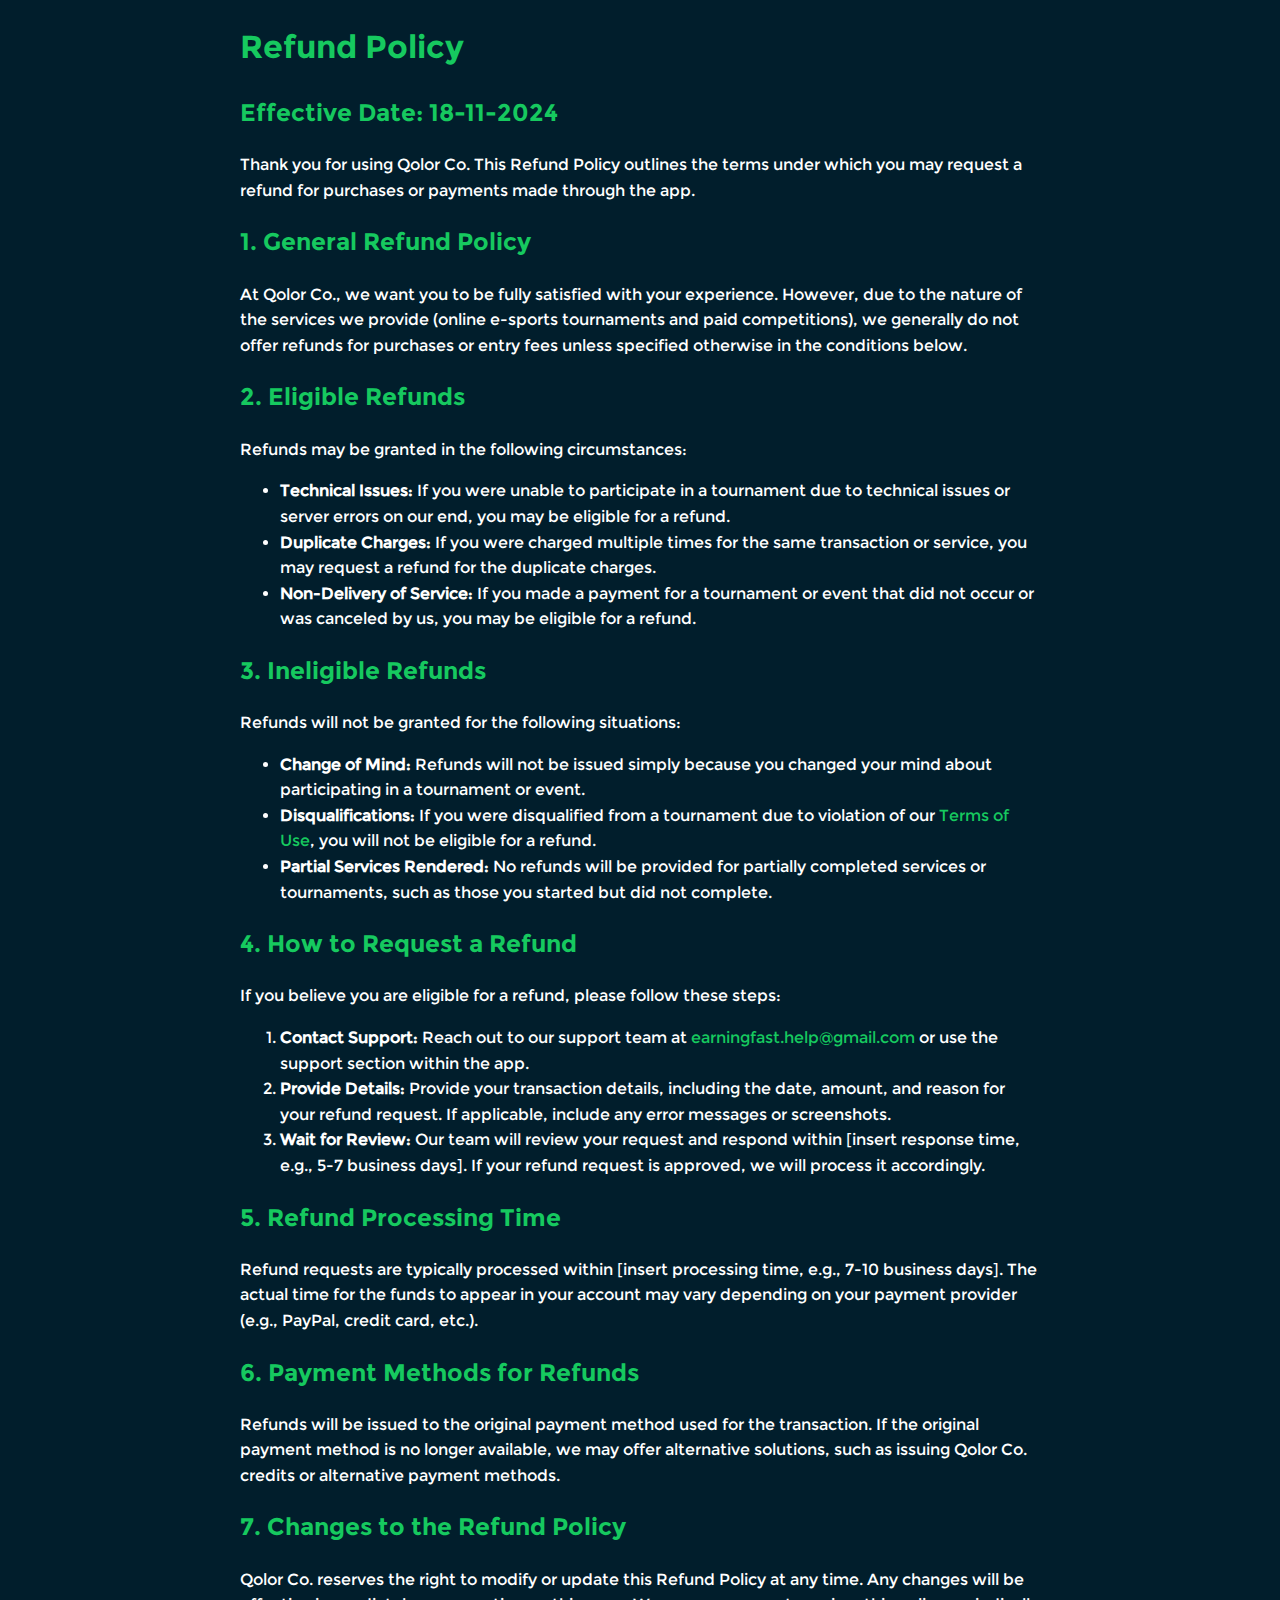
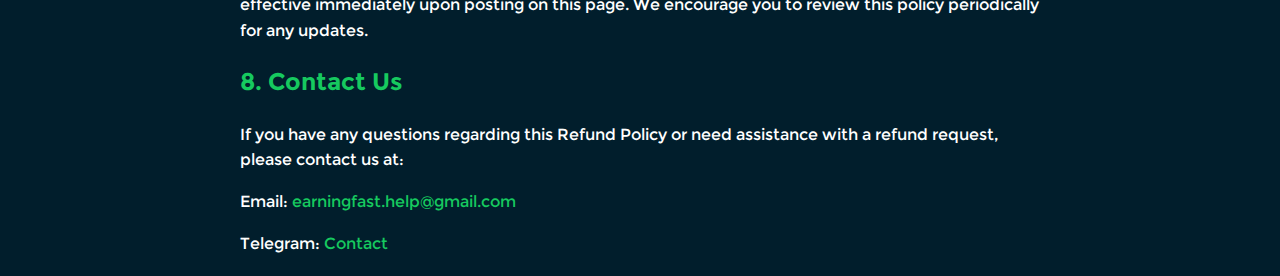
<file: refund-p.html>
<!DOCTYPE html>
<html lang="en">
<head>
    <meta charset="UTF-8">
    <meta name="viewport" content="width=device-width, initial-scale=1.0">
    <meta http-equiv="X-UA-Compatible" content="ie=edge">
    <title>Refund Policy - Qolor Co.</title>
    <link rel="icon" type="image/png" href="logo.png">
    <style>
        ::-webkit-scrollbar {
    width:5px;
  }
  
  ::-webkit-scrollbar-track {
    background:transparent;
  }
  
  ::-webkit-scrollbar-thumb {
    background:#012529;
  }
  
        @font-face {
            font-family: h;
            src: url(appfont2_bold.ttf);
        }
        @font-face {
            font-family: p;
            src: url(appfont2_regular.ttf);
        }
        body {
            font-family: Arial, sans-serif;
            line-height: 1.6;
            margin: 20px;
            background: #011e2c;
        }
        h1, h2, h3 {
            color: #16C95F;
            font-family: h;
        }
        p {
            color: white;
            font-family: p;
        }
        a {
            color: #16C95F;
            text-decoration: none;
            font-family: p;
        }
        a:hover {
            text-decoration: underline;
        }
        .content {
            max-width: 800px;
            margin: auto;
        }
        ul li,ol li{
            color: white;
            font-family: p;
        }
    </style>
</head>
<body>

<div class="content">
    <h1>Refund Policy</h1>
    
    <h2>Effective Date: 18-11-2024</h2>
    
    <p>Thank you for using Qolor Co. This Refund Policy outlines the terms under which you may request a refund for purchases or payments made through the app.</p>
    
    <h2>1. General Refund Policy</h2>
    <p>At Qolor Co., we want you to be fully satisfied with your experience. However, due to the nature of the services we provide (online e-sports tournaments and paid competitions), we generally do not offer refunds for purchases or entry fees unless specified otherwise in the conditions below.</p>

    <h2>2. Eligible Refunds</h2>
    <p>Refunds may be granted in the following circumstances:</p>
    <ul>
        <li><strong>Technical Issues:</strong> If you were unable to participate in a tournament due to technical issues or server errors on our end, you may be eligible for a refund.</li>
        <li><strong>Duplicate Charges:</strong> If you were charged multiple times for the same transaction or service, you may request a refund for the duplicate charges.</li>
        <li><strong>Non-Delivery of Service:</strong> If you made a payment for a tournament or event that did not occur or was canceled by us, you may be eligible for a refund.</li>
    </ul>

    <h2>3. Ineligible Refunds</h2>
    <p>Refunds will not be granted for the following situations:</p>
    <ul>
        <li><strong>Change of Mind:</strong> Refunds will not be issued simply because you changed your mind about participating in a tournament or event.</li>
        <li><strong>Disqualifications:</strong> If you were disqualified from a tournament due to violation of our <a href="terms.html" target="_blank">Terms of Use</a>, you will not be eligible for a refund.</li>
        <li><strong>Partial Services Rendered:</strong> No refunds will be provided for partially completed services or tournaments, such as those you started but did not complete.</li>
    </ul>

    <h2>4. How to Request a Refund</h2>
    <p>If you believe you are eligible for a refund, please follow these steps:</p>
    <ol>
        <li><strong>Contact Support:</strong> Reach out to our support team at <a href="mailto:earningfast.help@gmail.com">earningfast.help@gmail.com</a> or use the support section within the app.</li>
        <li><strong>Provide Details:</strong> Provide your transaction details, including the date, amount, and reason for your refund request. If applicable, include any error messages or screenshots.</li>
        <li><strong>Wait for Review:</strong> Our team will review your request and respond within [insert response time, e.g., 5-7 business days]. If your refund request is approved, we will process it accordingly.</li>
    </ol>

    <h2>5. Refund Processing Time</h2>
    <p>Refund requests are typically processed within [insert processing time, e.g., 7-10 business days]. The actual time for the funds to appear in your account may vary depending on your payment provider (e.g., PayPal, credit card, etc.).</p>

    <h2>6. Payment Methods for Refunds</h2>
    <p>Refunds will be issued to the original payment method used for the transaction. If the original payment method is no longer available, we may offer alternative solutions, such as issuing Qolor Co. credits or alternative payment methods.</p>

    <h2>7. Changes to the Refund Policy</h2>
    <p>Qolor Co. reserves the right to modify or update this Refund Policy at any time. Any changes will be effective immediately upon posting on this page. We encourage you to review this policy periodically for any updates.</p>

    <h2>8. Contact Us</h2>
    <p>If you have any questions regarding this Refund Policy or need assistance with a refund request, please contact us at:</p>
    <p>Email: <a href="mailto:earningfast.help@gmail.com">earningfast.help@gmail.com</a></p>
    <p>Telegram: <a href="https://t.me/ninthfail" target="_blank">Contact</a></p>
</div>

</body>
</html>
</file>
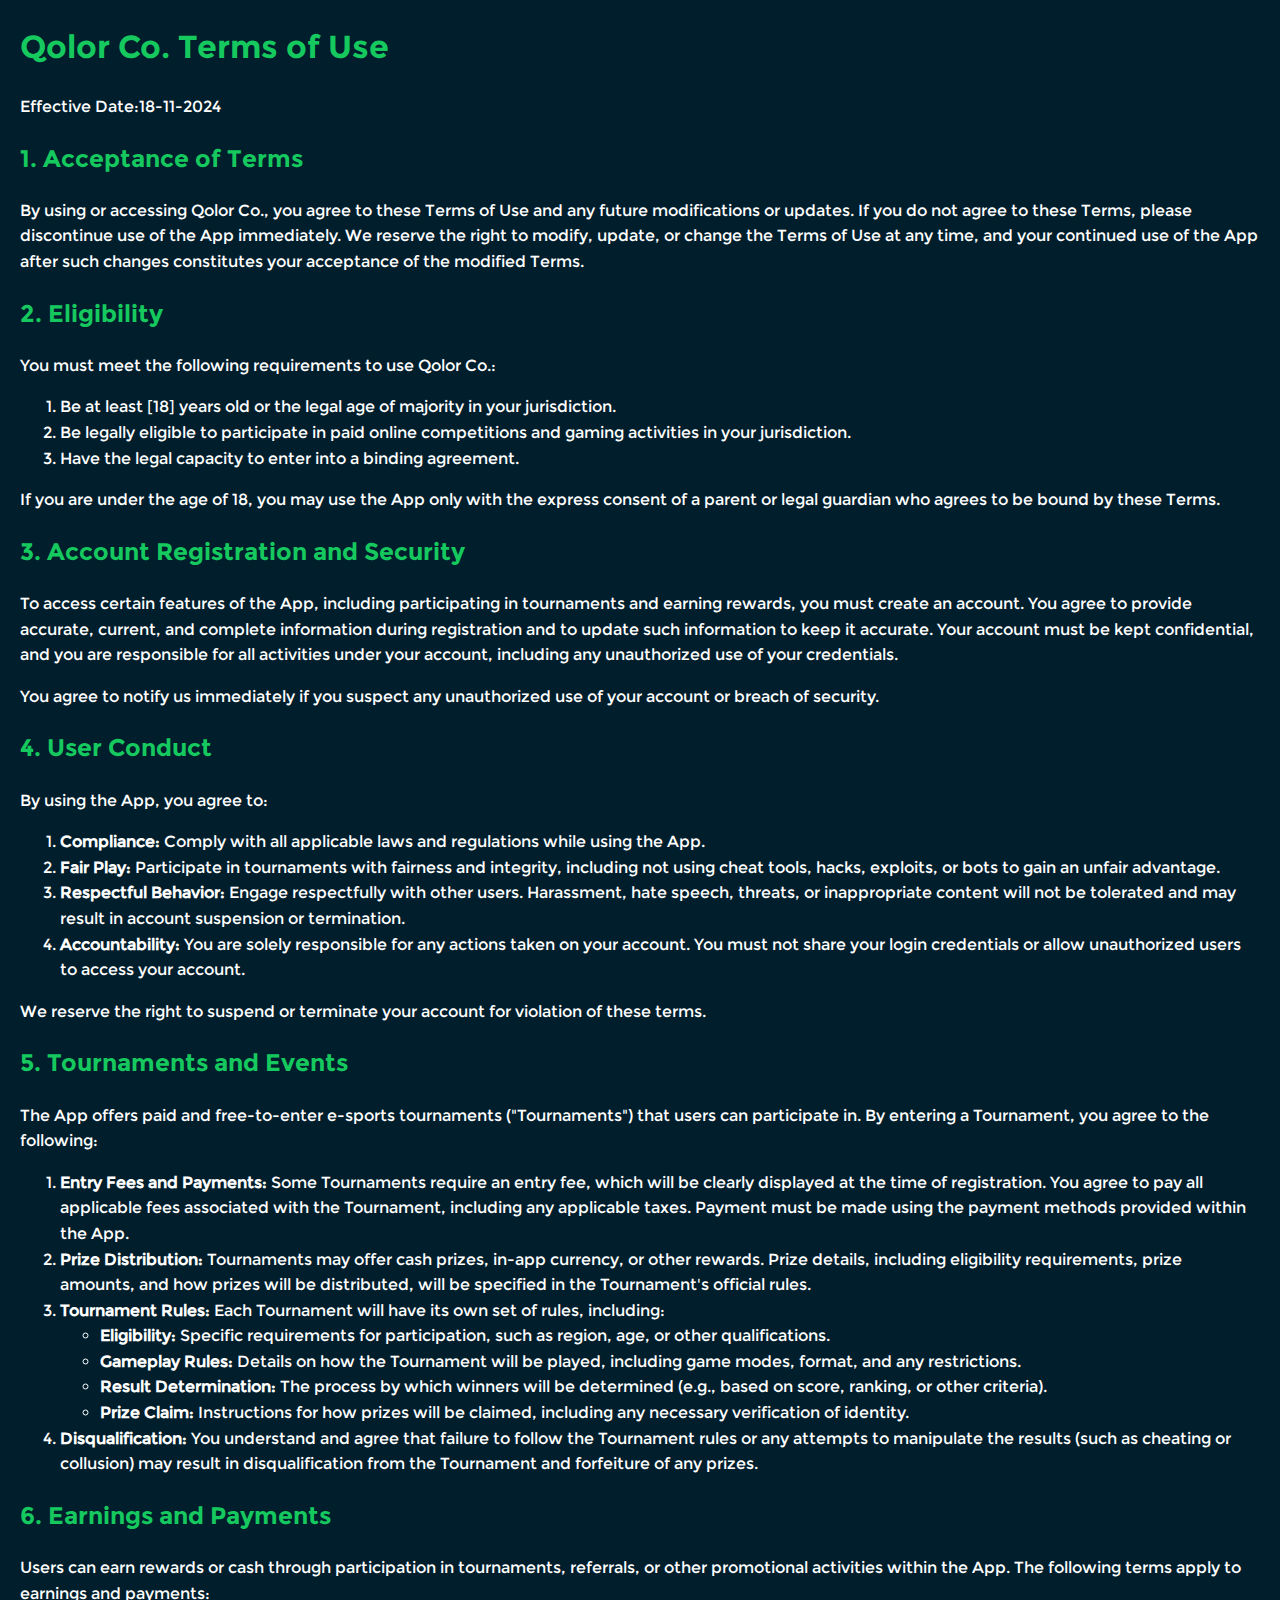
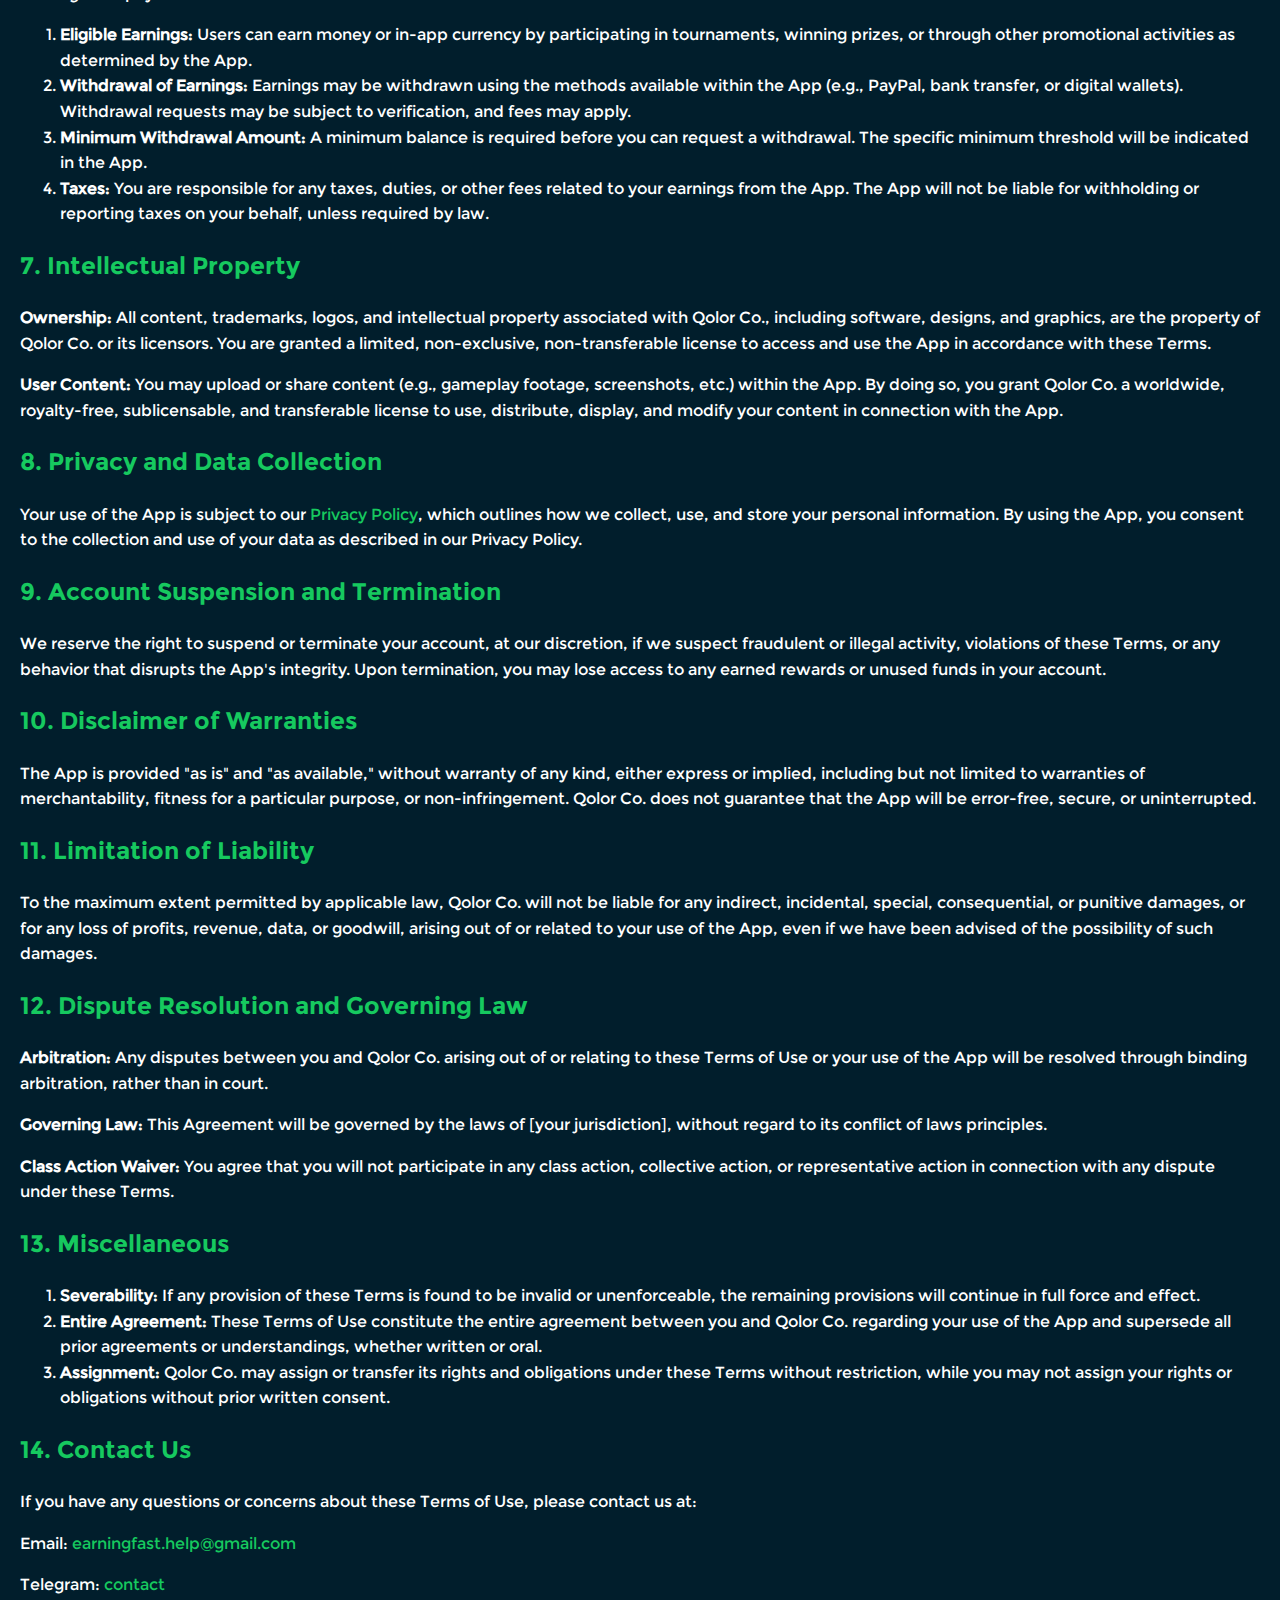
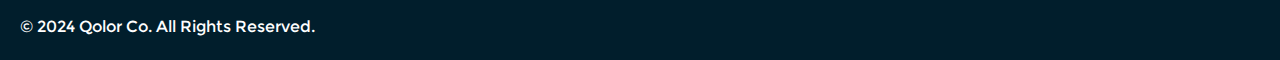
<file: terms.html>
<!DOCTYPE html>
<html lang="en">
<head>
    <meta charset="UTF-8">
    <meta name="viewport" content="width=device-width, initial-scale=1.0">
    <meta http-equiv="X-UA-Compatible" content="ie=edge">
    <title>Terms of Use - Qolor Co.</title>
    <link rel="icon" type="image/png" href="logo.png">
    <style>

@font-face {
        font-family: h;
        src: url(appfont2_bold.ttf);
  }
 @font-face{
   font-family:p;
   src:url(appfont2_regular.ttf);
 }
        body {
            font-family: Arial, sans-serif;
            line-height: 1.6;
            margin: 20px;
            background:#011e2c;
        }
        h1, h2, h3 {
            color:#16C95F;
            font-family:h;
        }
        p{
            color:white;
            font-family:p;
        }
        a {
            color: #16C95F;
            text-decoration: none;
            font-family:p;
        }
        a:hover {
            text-decoration: underline;
        }
        .content {
            max-width: 800px;
            margin: auto;
        }
        ol li{
            color:white;
            font-family:p;
        }
    </style>
</head>
<body>

<header>
    <h1>Qolor Co. Terms of Use</h1>
    <p>Effective Date:18-11-2024</p>
</header>

<main>
    <h2>1. Acceptance of Terms</h2>
    <p>By using or accessing Qolor Co., you agree to these Terms of Use and any future modifications or updates. If you do not agree to these Terms, please discontinue use of the App immediately. We reserve the right to modify, update, or change the Terms of Use at any time, and your continued use of the App after such changes constitutes your acceptance of the modified Terms.</p>

    <h2>2. Eligibility</h2>
    <p>You must meet the following requirements to use Qolor Co.:</p>
    <ol>
        <li>Be at least [18] years old or the legal age of majority in your jurisdiction.</li>
        <li>Be legally eligible to participate in paid online competitions and gaming activities in your jurisdiction.</li>
        <li>Have the legal capacity to enter into a binding agreement.</li>
    </ol>
    <p>If you are under the age of 18, you may use the App only with the express consent of a parent or legal guardian who agrees to be bound by these Terms.</p>

    <h2>3. Account Registration and Security</h2>
    <p>To access certain features of the App, including participating in tournaments and earning rewards, you must create an account. You agree to provide accurate, current, and complete information during registration and to update such information to keep it accurate. Your account must be kept confidential, and you are responsible for all activities under your account, including any unauthorized use of your credentials.</p>
    <p>You agree to notify us immediately if you suspect any unauthorized use of your account or breach of security.</p>

    <h2>4. User Conduct</h2>
    <p>By using the App, you agree to:</p>
    <ol>
        <li><strong>Compliance:</strong> Comply with all applicable laws and regulations while using the App.</li>
        <li><strong>Fair Play:</strong> Participate in tournaments with fairness and integrity, including not using cheat tools, hacks, exploits, or bots to gain an unfair advantage.</li>
        <li><strong>Respectful Behavior:</strong> Engage respectfully with other users. Harassment, hate speech, threats, or inappropriate content will not be tolerated and may result in account suspension or termination.</li>
        <li><strong>Accountability:</strong> You are solely responsible for any actions taken on your account. You must not share your login credentials or allow unauthorized users to access your account.</li>
    </ol>
    <p>We reserve the right to suspend or terminate your account for violation of these terms.</p>

    <h2>5. Tournaments and Events</h2>
    <p>The App offers paid and free-to-enter e-sports tournaments ("Tournaments") that users can participate in. By entering a Tournament, you agree to the following:</p>
    <ol>
        <li><strong>Entry Fees and Payments:</strong> Some Tournaments require an entry fee, which will be clearly displayed at the time of registration. You agree to pay all applicable fees associated with the Tournament, including any applicable taxes. Payment must be made using the payment methods provided within the App.</li>
        <li><strong>Prize Distribution:</strong> Tournaments may offer cash prizes, in-app currency, or other rewards. Prize details, including eligibility requirements, prize amounts, and how prizes will be distributed, will be specified in the Tournament's official rules.</li>
        <li><strong>Tournament Rules:</strong> Each Tournament will have its own set of rules, including:
            <ul>
                <li><strong>Eligibility:</strong> Specific requirements for participation, such as region, age, or other qualifications.</li>
                <li><strong>Gameplay Rules:</strong> Details on how the Tournament will be played, including game modes, format, and any restrictions.</li>
                <li><strong>Result Determination:</strong> The process by which winners will be determined (e.g., based on score, ranking, or other criteria).</li>
                <li><strong>Prize Claim:</strong> Instructions for how prizes will be claimed, including any necessary verification of identity.</li>
            </ul>
        </li>
        <li><strong>Disqualification:</strong> You understand and agree that failure to follow the Tournament rules or any attempts to manipulate the results (such as cheating or collusion) may result in disqualification from the Tournament and forfeiture of any prizes.</li>
    </ol>

    <h2>6. Earnings and Payments</h2>
    <p>Users can earn rewards or cash through participation in tournaments, referrals, or other promotional activities within the App. The following terms apply to earnings and payments:</p>
    <ol>
        <li><strong>Eligible Earnings:</strong> Users can earn money or in-app currency by participating in tournaments, winning prizes, or through other promotional activities as determined by the App.</li>
        <li><strong>Withdrawal of Earnings:</strong> Earnings may be withdrawn using the methods available within the App (e.g., PayPal, bank transfer, or digital wallets). Withdrawal requests may be subject to verification, and fees may apply.</li>
        <li><strong>Minimum Withdrawal Amount:</strong> A minimum balance is required before you can request a withdrawal. The specific minimum threshold will be indicated in the App.</li>
        <li><strong>Taxes:</strong> You are responsible for any taxes, duties, or other fees related to your earnings from the App. The App will not be liable for withholding or reporting taxes on your behalf, unless required by law.</li>
    </ol>

    <h2>7. Intellectual Property</h2>
    <p><strong>Ownership:</strong> All content, trademarks, logos, and intellectual property associated with Qolor Co., including software, designs, and graphics, are the property of Qolor Co. or its licensors. You are granted a limited, non-exclusive, non-transferable license to access and use the App in accordance with these Terms.</p>
    <p><strong>User Content:</strong> You may upload or share content (e.g., gameplay footage, screenshots, etc.) within the App. By doing so, you grant Qolor Co. a worldwide, royalty-free, sublicensable, and transferable license to use, distribute, display, and modify your content in connection with the App.</p>

    <h2>8. Privacy and Data Collection</h2>
    <p>Your use of the App is subject to our <a href="privacy.html">Privacy Policy</a>, which outlines how we collect, use, and store your personal information. By using the App, you consent to the collection and use of your data as described in our Privacy Policy.</p>

    <h2>9. Account Suspension and Termination</h2>
    <p>We reserve the right to suspend or terminate your account, at our discretion, if we suspect fraudulent or illegal activity, violations of these Terms, or any behavior that disrupts the App's integrity. Upon termination, you may lose access to any earned rewards or unused funds in your account.</p>

    <h2>10. Disclaimer of Warranties</h2>
    <p>The App is provided "as is" and "as available," without warranty of any kind, either express or implied, including but not limited to warranties of merchantability, fitness for a particular purpose, or non-infringement. Qolor Co. does not guarantee that the App will be error-free, secure, or uninterrupted.</p>

    <h2>11. Limitation of Liability</h2>
    <p>To the maximum extent permitted by applicable law, Qolor Co. will not be liable for any indirect, incidental, special, consequential, or punitive damages, or for any loss of profits, revenue, data, or goodwill, arising out of or related to your use of the App, even if we have been advised of the possibility of such damages.</p>

    <h2>12. Dispute Resolution and Governing Law</h2>
    <p><strong>Arbitration:</strong> Any disputes between you and Qolor Co. arising out of or relating to these Terms of Use or your use of the App will be resolved through binding arbitration, rather than in court.</p>
    <p><strong>Governing Law:</strong> This Agreement will be governed by the laws of [your jurisdiction], without regard to its conflict of laws principles.</p>
    <p><strong>Class Action Waiver:</strong> You agree that you will not participate in any class action, collective action, or representative action in connection with any dispute under these Terms.</p>

    <h2>13. Miscellaneous</h2>
    <ol>
        <li><strong>Severability:</strong> If any provision of these Terms is found to be invalid or unenforceable, the remaining provisions will continue in full force and effect.</li>
        <li><strong>Entire Agreement:</strong> These Terms of Use constitute the entire agreement between you and Qolor Co. regarding your use of the App and supersede all prior agreements or understandings, whether written or oral.</li>
        <li><strong>Assignment:</strong> Qolor Co. may assign or transfer its rights and obligations under these Terms without restriction, while you may not assign your rights or obligations without prior written consent.</li>
    </ol>

    <h2>14. Contact Us</h2>
    <p>If you have any questions or concerns about these Terms of Use, please contact us at:</p>
    <p>Email: <a href="mailto:earningfast.help@gmail.com">earningfast.help@gmail.com</a></p>
    <p>Telegram: <a href="https://t.me/ninthfail" target="_blank">contact</a></p>
</main>

<footer>
    <p>&copy; 2024 Qolor Co. All Rights Reserved.</p>
</footer>

</body>
</html>
</file>
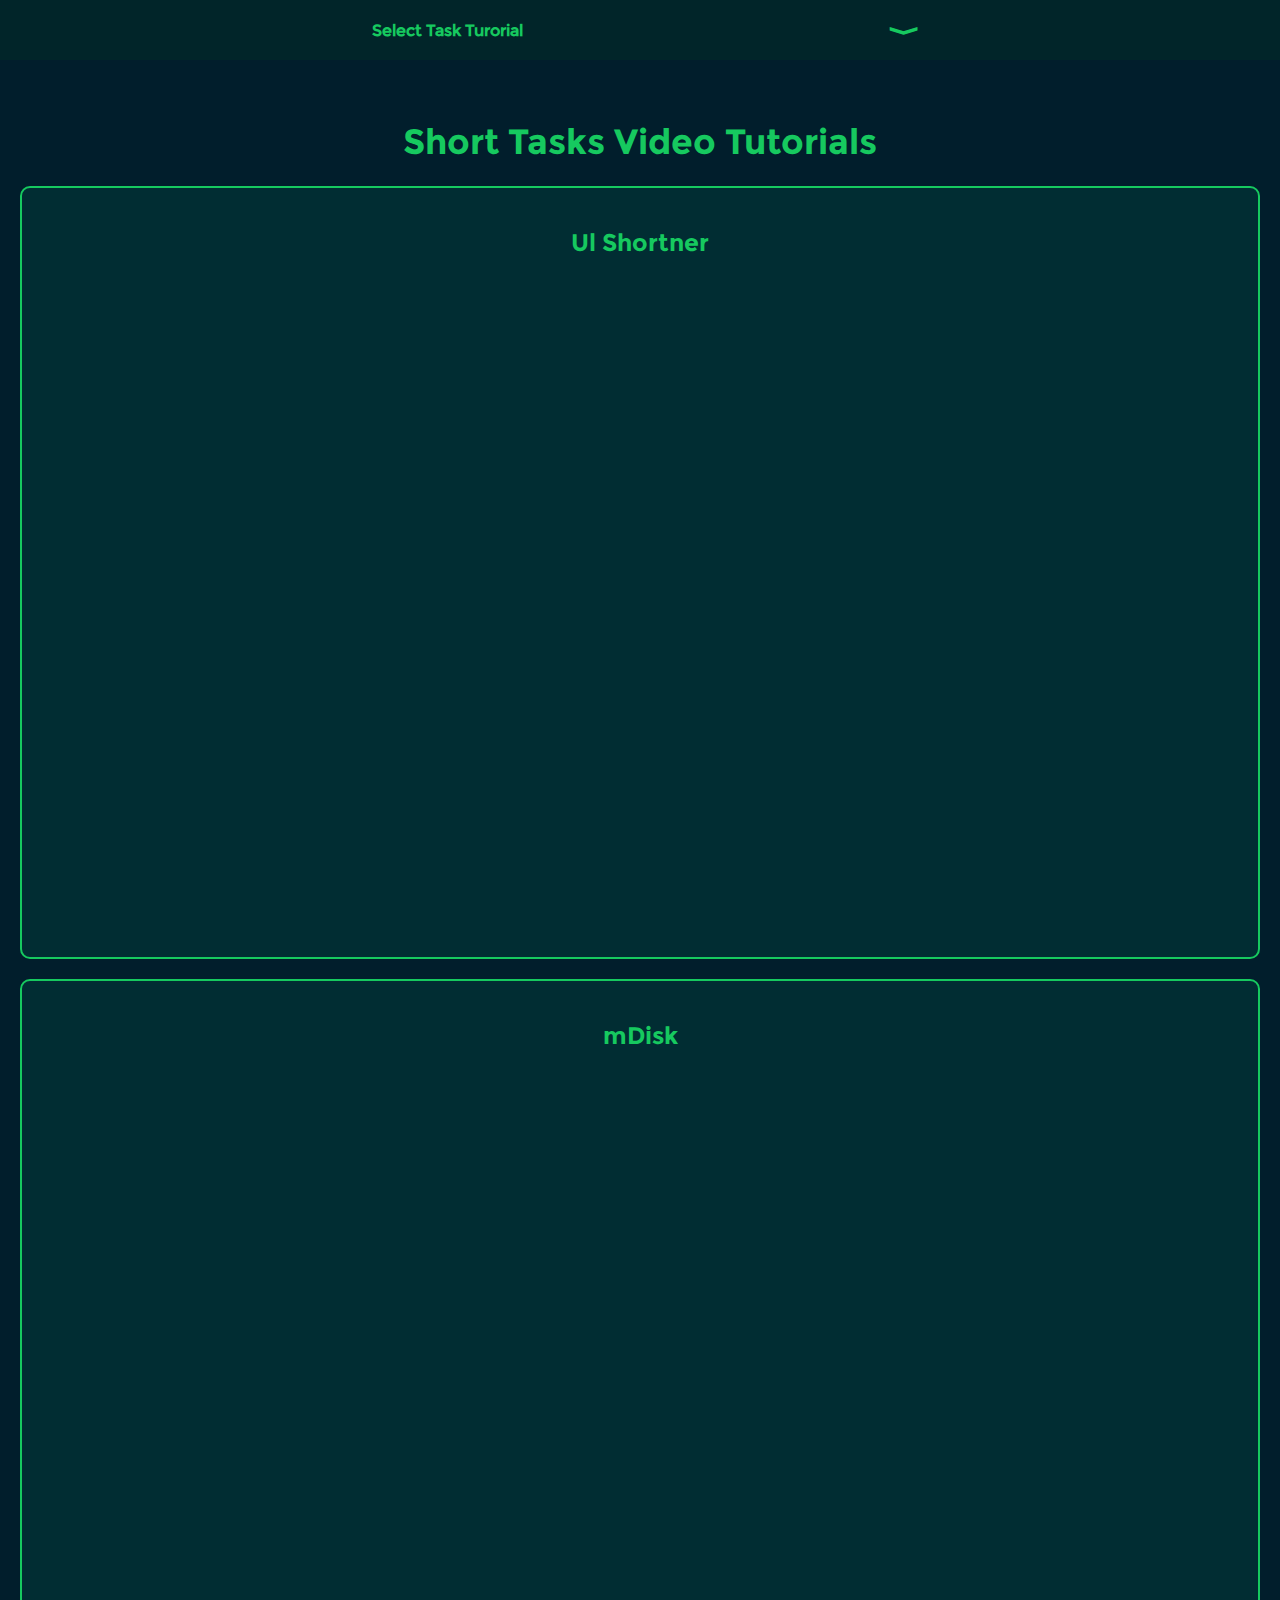
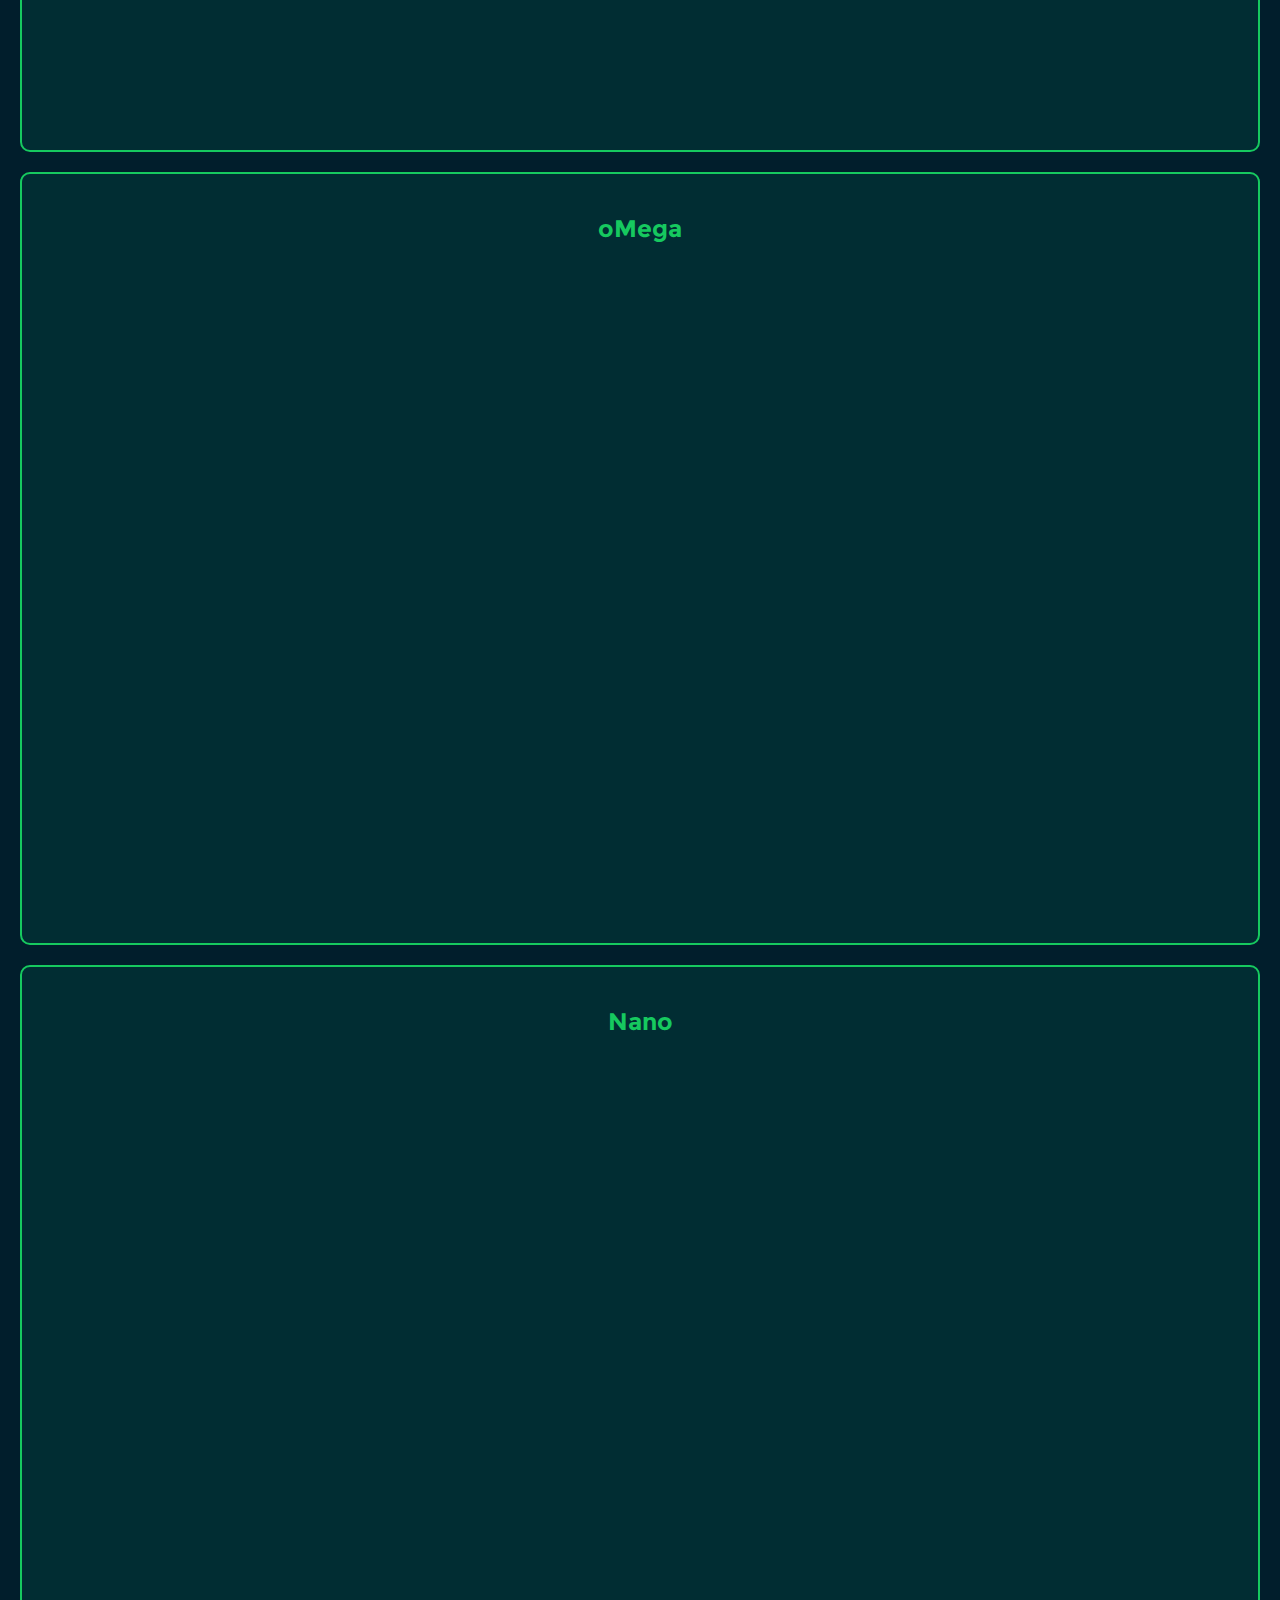
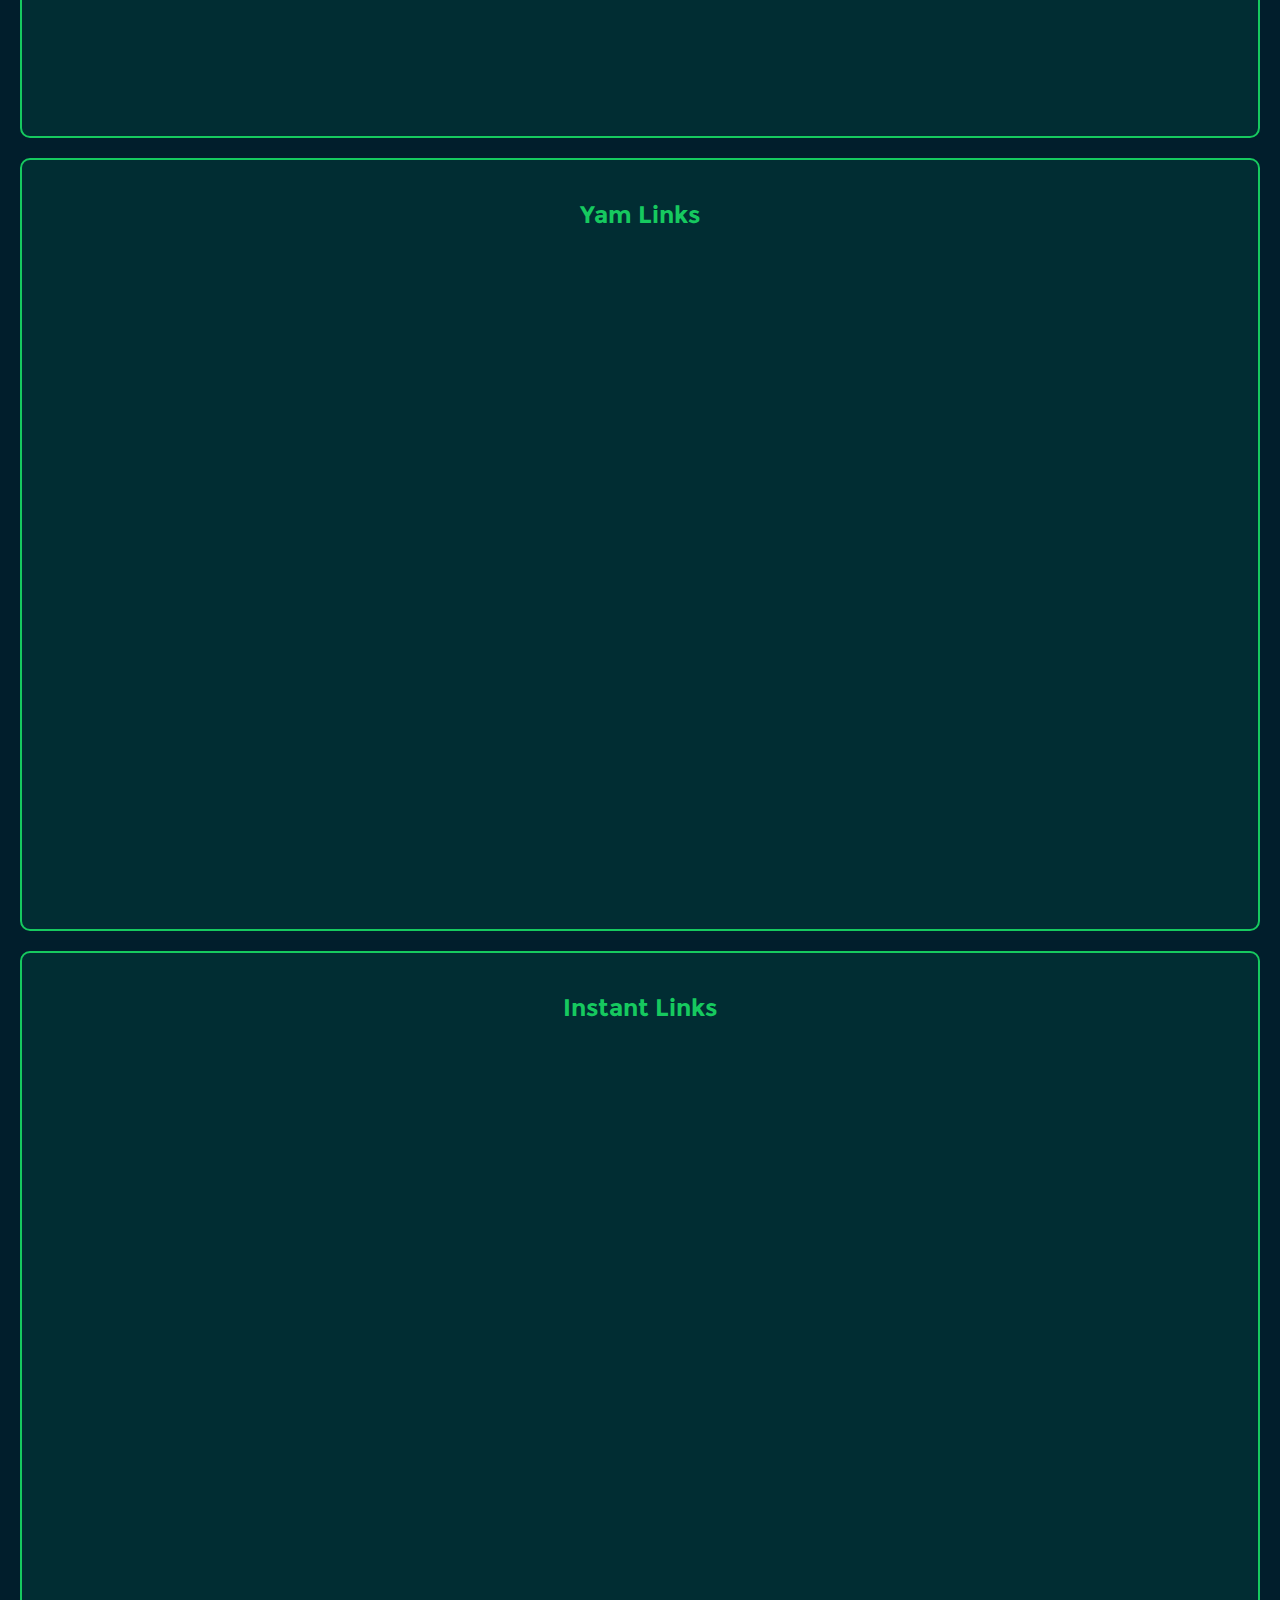
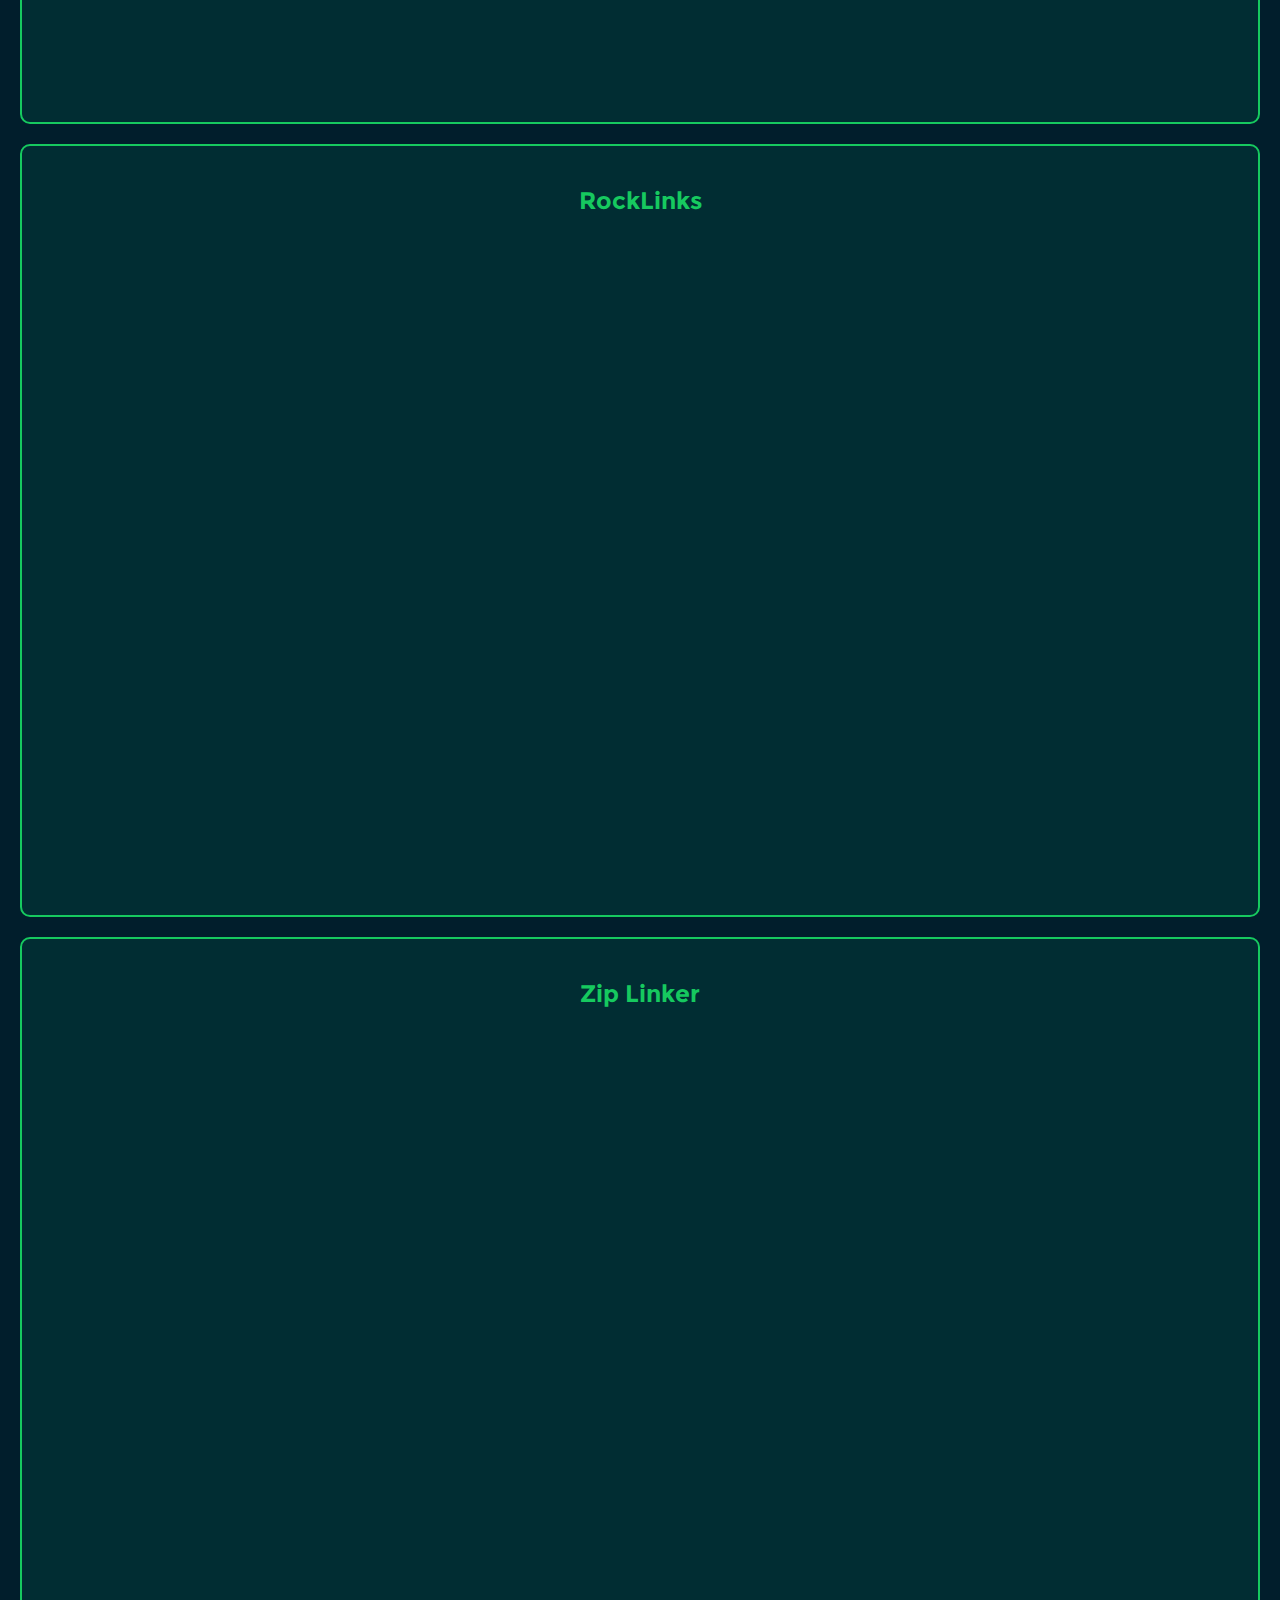
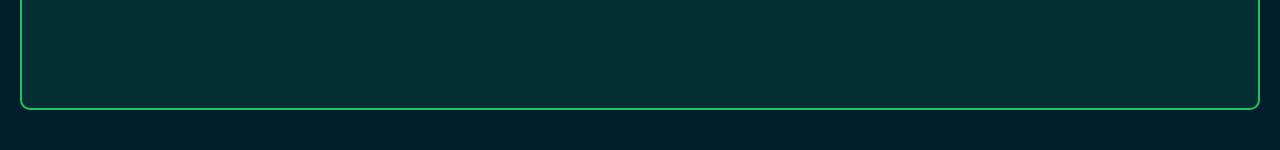
<file: tutorials.html>
<!DOCTYPE html>
<html lang="en">
<head>
  <link rel="icon" type="image/png" href="logo.png">
    <meta charset="UTF-8">
    <meta name="viewport" content="width=device-width, initial-scale=1.0">
    <title>Task Video Tutorials</title>
    <style>
        @font-face {
            font-family: h;
            src: url('appfont2_bold.ttf');
        }
        @font-face {
            font-family: p;
            src: url('appfont2_regular.ttf');
        }
  html{
    scroll-behavior: smooth;
  }
  
        body {
            font-family: p, Arial, sans-serif;
            background-color: #011e2c;
            color: #333;
            margin: 0;
            padding:20px 20px;
        }
        .heading{
            text-align: center;
            color:#16C95F;
            font-family: h, Arial, sans-serif;
          margin-top:100px;
          font-size:35px;
        }
  h1{
    color:#16C95F;
    font-size:16px;
  }
.btns  h1:nth-child(2){
  transform:rotate(270deg);
  font-size:25px;
  transition:.5s;
  font-family:h;
} 
#tskbtn{
  font-size:30px;
  cursor: pointer;

}
        .task {
            margin: 20px 0;
            padding: 20px;
            background-color:#012D33;
            border: 2px solid #16C95F;
            border-radius: 10px;
        }
        .task h2 {
            color: #16C95F;
            text-align: center;
            font-family: h, Arial, sans-serif;
        }
        iframe {
            display: block;
            margin: 20px auto;
            border: none;
            border-radius: 10px;
            width: 100%;
            height:640px; /* Adjust height for portrait mode */
        }
  .btns{
    height:60px;
    width:100%;
    background:#012529;
    display:flex;
    align-items:center;
    justify-content:space-evenly;
    position:fixed;
    top:0;
    left:0;
    z-index:40;
  }
  .btns a{
    height:30px;
    width:80px;
    background:red;
    color:white;
    text-decoration:none;
    text-align:center;
    margin-left:2px;
    margin-right:2px;
    line-height:30px;
  }
  .mobile_links{
  height:100vh;
  width:60%;
  background:#011e2c;
  display:flex;
  justify-content: center;
  align-items: center;
  position:fixed;
  z-index:30;
  top:-100vh;
  right:0;
  transition: .5s;
}
.mobile_links ul{
  height:400px;
  width:100%;
  background:#011e2c;
  display:inline;
  align-items:center;
  justify-content:space-between;
  list-style: none;
}

.mobile_links ul li{
  text-align:center;
  width:100%;
  margin-bottom: 15px;
}

.mobile_links ul li a{
  color:#16C95F;
  margin-left:15px;
  font-size:20px;
  font-weight:bold;
  text-decoration: none;
  cursor:pointer;
  font-family:p;
  position:relative;
  text-align:center;
  margin-bottom:15px;
  width:100%;
}
.mobile_links ul li a::before{
  content:" ";
  background:#16C95F;
  height:3px;
  width:0;
  position:absolute;
  bottom:-3px;
  left:0;
  transition: 1.5s;
}

.mobile_links ul li a:hover::before{
  width:100%;
}
 
        @media (max-width: 600px) {
            iframe {
                width: 100%;
                height:640px;
              max-width:360px;
            }
        }
    </style>
</head>
<body>
    <h1 class="heading">Short Tasks Video Tutorials</h1>
  <div class="btns">
    <h1>Select Task Turorial</h1>
    <h1 id="tskbtn">⟨
    </h1>
  </div>

    <div class="task" id="ulshortner">
        <h2>Ul Shortner</h2>
        <iframe src="https://www.youtube.com/embed/q84WYbld6ts?si=r-t0ibulQI-6xzeU" allowfullscreen></iframe>
    </div>

    <div class="task" id="mdisk">
        <h2>mDisk</h2>
        <iframe src="https://www.youtube.com/embed/9xxD2SIlCZw?si=X4bMcWcm7du7o728" allowfullscreen></iframe>
    </div>

    <div class="task" id="oMega">
        <h2>oMega</h2>
        <iframe src="https://www.youtube.com/embed/p5R0GPdARvY?si=ItoE7_ioM3CQDG_9" allowfullscreen></iframe>
    </div>

    <div class="task" id="nano">
        <h2>Nano</h2>
        <iframe src="https://www.youtube.com/embed/DR4cebE-AwU?si=YYw4y30vtnHUtPgo" allowfullscreen></iframe>
    </div>
   <div class="task" id="yam">
        <h2>Yam Links</h2>
        <iframe src="https://www.youtube.com/embed/dOVqaszXzWI?si=P1_ZjRYsKKjuSFtb" allowfullscreen></iframe>
    </div>
   <div class="task" id="instant">
        <h2>Instant Links</h2>
        <iframe src="https://www.youtube.com/embed/fKBE6lk50KY?si=BS4dpitBDlO2XBIj" allowfullscreen></iframe>
    </div>
   <div class="task" id="rocklink">
        <h2>RockLinks</h2>
        <iframe src="https://www.youtube.com/embed/4ynr1jZWLKs?si=-XqbuoWFRW5op7Tl" allowfullscreen></iframe>
    </div>
    <div class="task" id="ziplinker">
        <h2>Zip Linker</h2>
        <iframe src="https://www.youtube.com/embed/wJ2TvD7pOfI?si=mOVmDp6Q9lUavkOZ" allowfullscreen></iframe>
    </div>

  <div class="mobile_links" id="menu">
        <ul>
          <li><a href='#ulshortner' >Ul Shortner</a></li>
          <li><a href='#mdisk' >mDisk</a></li>
          <li><a href='#oMega'>oMaga </a></li>
          <li><a href='#nano'>Nano</a></li>
          <li><a href='#yam'>Yam Links</a></li>
          <li><a href='#instant'>Instant Link</a></li>
          <li><a href='#rocklink'>RockLinks</a></li>
          <li><a href='#ziplinker'>Zip Linker</a></li>
            
        </ul>
      </div>
  
  <script>
  var a=1;
var btn=document.getElementById("tskbtn");
var mobile_menu=document.getElementById("menu");

btn.addEventListener("click", myFunction);

function myFunction() {
    if(a==1){
         mobile_menu.style.top=60+"px";
        btn.innerHTML="⟩";
        a=0;
    }else{
        mobile_menu.style.top=-100+"vh";
        btn.innerHTML="⟨";
        a=1;
    }
}
  </script>
</body>
</html>
</file>
<file: style.css>
*{
    margin: 0;
    padding: 0;
    box-sizing: border-box;
    scroll-behavior: smooth;
    transition:.3s;
}
a{
    text-decoration:none;
}
@media(min-height:900px){
    .container{
        height:fit-content;
    }
}
@font-face {
    font-family: QolorBold;
    src: url(appfont2_bold.ttf);
  }
  @font-face {
    font-family: Qolor;
    src: url(appfont2_regular.ttf);
  }
::-webkit-scrollbar {
    width:5px;
  }
  
  ::-webkit-scrollbar-track {
    background:transparent;
  }
  
  ::-webkit-scrollbar-thumb {
    background:#012529;
  }
  
body{
    background: linear-gradient(135deg,#021E22,#010304,#021E22);
}
.container{
   background: transparent;
    height:fit-content;
    width: 100%;
    margin-bottom:25px;
}
.nav{
    height:60px;
    width:100%;
    background:#012b30;
    display: flex;
    align-items: center;
    justify-content: space-between;
    position:fixed;
    top:0;
    left:0;
    z-index:10;
    border-bottom-left-radius:30px;
    border-bottom-right-radius:30px;
    padding-right:20px;
}
.nav div{
    height: 100%;
    width:200px;
    display: flex;
    justify-content: left;
    align-items: center;

}
.nav div span{
    font-size: 20px;
    font-weight:bold;
    color: white;
    margin-left: 2px;
    font-family: QolorBold;
}
.nav div .logo{
    height:50px;
    width:50px;
    border-radius: 50%;
    margin-left: 10px;
}
.nav .menu{
    height:100px;
    width:60%;
}
.nav .menu ul{
    display: flex;
    list-style: none;
    height:100px;
    width:100%;
    align-items: center;
    justify-content: right;
}

.nav .menu ul li a{
    color:white;
    font-size: 20px;
    font-weight:300;
    margin-left: 10px;
    margin-right: 10px;
    text-decoration: none;
    font-family: QolorBold;
    position: relative;
}
.nav .menu ul li a::before{
    height:2px;
    width:0%;
    position: absolute;
    content: " ";
    bottom: -3px;
    background: #16C95F;
    transition: .5s ease-in-out;
}

.nav .menu ul li a:hover::before{
width:100%;
}
.menu_btn{
    display:none;
}
.content{
    height:100vh;
    width:100%;
    background:transparent;
    display:flex;
    align-items: center;
    justify-content: center;
}
.main_content,.main_image{
    height:50vh;
    width:45%;
    
}
.main_image{
    background:transparent;
    display: flex;
    align-items: center;
    justify-content: center;
}
.main_image img{
height:500px;
width: 500px;
}
.main_content{
    background:transparent;
    text-align: center;
    height:400px;
    padding:10px 10px 10px 10px;
    display:flex;
    flex-direction:column;
    align-items: center;
    justify-content: center;
}
.main_content h1{
    color:White;
    font-family: QolorBold;
    margin-bottom: 30px;
    text-align: center;
}
.main_content p{
    color:#16C95F;
    font-family: Qolor;
    
}
.main_content a{
    height:45px;
    width:250px;
    margin-top:50px;
    color:white;
    background:#16C95F;
    border-radius:12px;
    border:3px solid white;
    font-size:20px;
    font-family:QolorBold;
    text-decoration:none;
    line-height:40px;
    animation: btn_shap 1s infinite;
    transition: .3s ease-in-out;
    
}
.download_btn:hover{
    background:#000201;
}



.partners{
    height:fit-content;
    width:100%;
    color:white;
    background:transparent;
    text-align: center;
}
.partners #our_parteners{
    height:200px;
    width:100%;
    background:transparent;
    display: flex;
    align-items: center;
    justify-content:center;
    padding: 10px 10px 10px 10px;
}
.partners #our_parteners img{
height:100px;
width: 100px;
margin-left:20px;
margin-right:20px;
cursor: pointer;
border:5px solid rgb(255, 255, 255);
border-radius:50%;
}
.partners #our_parteners img:hover{
scale:1.2;
}
.partners h1{
    width:100%;
    text-align: center;
    font-family: QolorBold;
    font-size: 25px;
    color:white;
}

.features{
    height:fit-content;
    width:100%;
    background:transparent;
    text-align: center;
    padding:25px 25px 25px 25px;
}
.features h1{
font-size:25px;
color: white;
font-family:QolorBold;
width:100%;
line-height:40px;
height:40px;
background:transparent;
text-align: center;
}

.features .features_info{
    height:fit-content;
    width:100%;
    background:transparent;
    display: flex;
    align-items: center;
    justify-content: center;
    flex-wrap: wrap;
    margin-bottom:30px;
}
.features .features_info div{
background:#012529;
color:rgb(15, 5, 5);
height:270px;
margin:20px;
padding:20px;
border: 5px inset lightblue;
border-radius:10PX;
padding: 10px 10px 10px 10px;
position:relative;
flex: 1 1 45%;
box-shadow: 3px 3px 0 0 lightblue;
}
.features .features_info div h2{
    color:#16C95F;
    font-size:20px;
}
.features .features_info div::after{
position:absolute;
top:0;
left:0;
content:"";
height: 270px;
width:100%;
background:linear-gradient(to bottom,#FF000000,#FF000000);
z-index:2;
}

.features .features_info div img,.features .features_info div h2,.features .features_info div p{
    margin-bottom: 15px;
}
.features .features_info div img{
height:100px;
width:100px;
border-radius:50px;
transition: .3s ease-in-out;
}

.features .features_info div:hover img{
    height:85px;
    width:85px;

}

.features .features_info div h2{
    font-family: QolorBold;
}
.features .features_info div p{
    font-family: Qolor;
    color:#ffffff;
}

.app_info{
    height:fit-content;
    width:100%;
    background:transparent;
    text-align: center;
    margin-top:25px;
    display: flex;
    flex-direction: column;
    align-items: center;
    justify-content: center;
    margin-bottom:30px;
}
.app_info div{
    height:fit-content;
    width:100%;
    background:transparent;
   

}
.app_info h1{
    font-size:25px;
    color: white;
    margin-bottom: 20px;
    font-family:QolorBold;
    width:100%;
    line-height:40px;
    height:40px;
    background:transparent;
    text-align:center;
}
.app_info .future_products{
    height:fit-content;
    width:100%;
    background:transparent;
    display: flex;
    align-items: center;
    justify-content: center;

}
.app_info .future_products div{
    height:270px;
    width:100%;
    display: flex;
    margin:25px;
    flex-direction: column;
    align-items: center;
    justify-content:space-around;
    overflow: hidden;
    position: relative;
    background:#012529;
    border: 5px inset lightblue;
    box-shadow: 3px 3px 0 0 lightblue;
    border-radius:10px;
}
.app_info .future_products div h2{
    font-size:20px;
    color:#16C95F;
    width:100%;
    background:transparent;
    font-family:QolorBold;
}
.app_info .future_products div img{
height: 100px;
width:100px;
border-radius:50%;
}
.app_info .future_products div .fake_btn{
height:30px;
color:white;
background:#16C95F;
width:150px;
font-size:18px;
text-align:center;
line-height:30px;
cursor: pointer;
border-radius:20px;
}
.app_info .future_products div .info{
    height:300px;
    width:100%;
    position:absolute;
    padding: 10px 10px 10px 10px;
    top:-330px;
    left:-25px;
    background:linear-gradient(to bottom,#01070c,#06233b75);
    z-index: 2;
    color:#16C95F;
    transition:.5s ease-in-out;
    font-family: serif;
    border: none;
}
.app_info .future_products div .info h1{
    width:100%;
    height:40px;
    font-family:QolorBold;
}
.app_info .future_products div .info p{
    width:75%;

    font-family:Qolor;
}
.app_info .future_products div .fake_btn:hover .info,.app_info .future_products div:hover .info{
    top:-30px;
}
.app_info .future_products div:hover .fake_btn{
    scale:1.2;
}


.app_num h1{
    text-align: center;
    color:white;
}
.app_data{
    height:350px;
    display: flex;
    align-items: center;
    justify-content: center;
}
.app_data div{
    height:150px;
    width:150px;
    display: flex;
    align-items: center;
    justify-content: center;
    flex-direction: column;
    flex-wrap: wrap;
    margin-left: 20px;
    margin-right: 20px;
}
.app_data div h1{
 font-size:30px;
 font-family: QolorBold;
 color:white;
}
.app_data div span{
    font-size:20px;
    color:#16C95F;
    font-family: QolorBold;
    text-align: center;
}

.footer{
    height:fit-content;
    width:100%;
    display: flex;
    align-items: center;
    justify-content:space-between;
    background:transparent

}
.footer .ftinner{
    height:fit-content;
    width:300px;
    background:transparent;
    padding:12px;
}
.footer .ftinner h1{
    font-family: QolorBold;
    color:#16C95F;
    font-size: 25px;
    margin-bottom:10px ;
}
.footer .ftinner p{
    font-family: Qolor;
    color:white;
    font:15px;
    
}

.footer .ftinner:nth-child(1) img{
    height:60px;
    width:60px;
} 
.footer .ftinner ul{
    list-style: none;
    height:200px;
    width:100%;
    display:flex;
    flex-direction:column;
    align-items: center;
    justify-content:center;
}
.footer .ftinner ul li{
    list-style: none;
    height:40px;
    line-height:40px;
    width:100%;
    text-align:center;
}
.footer .ftinner ul li a{
height:25px;
width:100%;
text-decoration: none;
color:#ffffff;
font-size:20px;
line-height:10px;
font-family: Qolor;
transition:.3s;
}
.footer .ftinner ul li:hover a{
color:#16C95F;
}

.footer .ftinner:nth-child(3) h1{
   text-align: right;
   width:100%;
   margin-bottom:10px;

}
.footer .ftinner:nth-child(3) ul{
    float:right;
    margin-top:10px;
    padding-right:10px;
}
.footer .ftinner:nth-child(3) ul li a{
    float:right;
    margin-top:10px;
    text-align: right;
}
.footer .ftinner:nth-child(2) h1{
    text-align: center;
}

.main_footer{
    height:30px;
    width:100%;
    text-align:center;
    color:#16C95F;
    font-family:Qolor;
    font-size:16px;
    display:flex;
    align-items: center;
    justify-content: center;

}
#menu_shutter{
    display:none;
}

.gototop{
    height:60px;
    width:60px;
    font-size:25px;
    color:white;
    position: fixed;
    bottom:60px;
    right:150px;
    background:#012529;
    border: 3px solid #000201;
    border-radius: 50%;
    text-decoration: none;
    text-align:center;
    line-height:55px;
    transform:rotate(-90deg);
    z-index:200;
    display:none;
}
.main{
    height:fit-content;
    width:100%;
    text-align:center;
    margin-top:100px;
}
.main h1{
    color:#16C95F;
}
.main .ptnr_box{
    height:fit-content;
    width:100%;
    display:flex;
    align-items:center;
    justify-content:center;
    flex-wrap: wrap;
}
.main .ptnr_box .partenrs{
    height:550px;
    flex:1 1 45%;
    display:flex;
    flex-direction:column;
    align-items:center;
    margin:30px;
    background:#031c1f;
    padding:20px;
    border: 3px solid oldlace;
    border-radius:20px;
}

.main .ptnr_box .partenrs img{
height:200px;
width:200px;
border-radius:50%;
margin-bottom:20px;
}
.main .ptnr_box .partenrs h2{
font-family:QolorBold;
color:#16C95F;
font-size:30px;
margin-bottom:10px;
}

.main .ptnr_box .partenrs lable{
    font-family:QolorBold;
    color:#16C95F;
    font-size:20px;
    margin:10px;
    }
    .main .ptnr_box .partenrs lable span{
        font-family:QolorBold;
        color:#a84503;
        font-size:20px;
    }
    .main .ptnr_box .partenrs p span{
        font-family:QolorBold;
        color:#910303;
        font-size:20px;
    }

    .main .ptnr_box .partenrs p{
        color:#ffffff;
        font-family:Qolor;
        margin-bottom:35px;
    }
    .main .ptnr_box .partenrs a{
        height:40px;
        width:200px;
        color:#16C95F;
        background:#011214;
        display:flex;
        align-items:center;
        justify-content:center;
        font-size:18px;
        font-family:Qolor;
        text-decoration:none;
        border-radius:10px;
        transition:.3s;
    }

    .main .ptnr_box .partenrs a:hover{
        color:#0c582b;
    }

    .imgslider{
        height:fit-content;
    }
    .imgslider h1{
        color:white;
        text-align:center;
        font-size:25px;
        width:100%;
        margin-bottom:20px;
        font-family: Qolorbold;

    }
    .slider {
    position: relative;
    width:100%;
    height:100vh;
    margin:0;
    overflow: hidden;
    background:transparent;
    padding:0;
  }
  .slides {
    display: flex;
    transition: transform 0.5s ease-in-out;
    cursor:grab;
  }
  
  .slide {
    min-width: 100%;
    box-sizing: border-box;
    background:transparent;
    display: flex;
    align-items:center;
    justify-content: space-between;
  }
  .slide .screenshot{
    height:100vh;
    width:30%;
    background:transparent;
    display:flex;
    flex-direction:column;
    padding:30px;
    align-items: center;
    justify-content: center;
  }
  .slide .screenshot img {
    width:60%;
    height:500px;
    display: block;
    border-radius:20px;
    margin-left:50px;
    transition:.3s;
  }
  .slide .screenshot img:hover{
    scale:1.1;
  }
  .slide .steps{
    height:fit-content;
    width:60%;
    background-color:transparent;
    align-items:center;
    display:flex;
    flex-direction:column;
  }

  .slide .steps p{
    text-align: center;
    font-size:18px;
    color:sienna;
    font-family:Qolor; 
  }

  .slide .steps h1{
    width:100%;
    color:white;
    text-align: center;
    font-family: Qolorbold;
  }

  .slide .steps ul{
    background:transparent;
    height:fit-content;
    width:60%;
    color:blue;
    list-style: none;
    margin-top:40px;
  }
  .slide .steps ul li{
    height:35px;
    width:100%;
    font-size:18px;
    color:#16C95F;
    margin:20px;
    text-align:left;
    font-family: Qolorbold;
    padding-left:30px;
    line-height:35px;
  }

  .prev, .next {
    position: absolute;
    top: 50%;
    transform: translateY(-50%);
    background:#011c206b;
    color: white;
    border-radius:10px;
    padding: 10px;
    cursor: pointer;
    z-index: 1;
    width:100px;
    height:40px;
    font-size:25px;
    line-height:20px;
    font-family:Qolor;

  }
  
  .prev {
    left: 10px;
    cursor: pointer;
  }
  
  .next {
    right: 10px;
    cursor: pointer;
  }
  #floating_button{
    width:100%;
    height:200px;
    background-color: #012529;
    display:flex;
    align-items:center;
    justify-content:center;
    flex-direction: column;
    bottom:0;
    left:0;
    z-index:3;
  }

  #floating_button h1{
    width:100%;
    text-align:center;
    color:#16C95F;
    margin-bottom:35px;
    font-family: QolorBold;
    font-size:25px;
  }

  #floating_button a{
    width:200px;
    text-align:center;
    color:white;
    margin-top:15px;
    font-size:18px;
    font-family:qolor;
    background:#16C95F;
    height:35px;
    line-height:35px;
    border-radius:10px;
  }

  #floating_button a:hover{
    background: #000201;
  }

  


    @media(min-height:1280px){
        .content{
            height:fit-content;
        }
        .slider {
            position: relative;
            width:100%;
            height:fit-content;
            margin:0;
            overflow: hidden;
            background:transparent;
            padding:0;
          }
          .slide .screenshot{
            height:fit-content;
          }
          .slide .screenshot img {
            width:70%;
            height:300px;
            margin-left:100%;
            display: block;
            border-radius:20px;
            transition:.3s;
          }

          .slides{
            margin:50px;
          }
          .slide .steps ul li{
            height:25px;
            font-size:15px;
          }
          .slide .steps p{
            text-align: center;
            font-size:15px;
            color:sienna;
            font-family:Qolor; 
          }
    }
</file>
<file: mobile.css>
@media(max-width:800px) {
    
    body{
        background: linear-gradient(135deg,#021E22,#010304,#021E22);
        padding-top:60px;
    }
    #menu{
        display:none;
    }
    .menu_btn{
        display:block;
        width:50px;
        text-align:center;
        color:white;
        cursor: pointer;
    }
     .container .content{
        flex-direction:column;
        height:max-content;
        align-items: center;
        justify-content: center;
     }
     .content .main_content{
       display: flex;
       height:fit-content;
       width:100%;
       align-items: center;
       justify-content: center;
    }
    .main_content p{
        margin-bottom:30px;
    }
    .main_image {
        margin:0;
        height:fit-content;
    }
    .main_image img{
        height:350px;
        width:350px;
        margin-top:0;
        margin-bottom:0;
    }
    .main_content a{
        margin-top:100px;
        margin-bottom:120px;
        border-color: aliceblue;
    }
    .partners{
        height:300px;
        padding:0;
    }
    .partners #our_parteners{
        height:150px;
        margin:0;
        align-items:center;
        justify-content: center;
    }
    .partners #our_parteners img{
        height:80px;
        width:80px;
        margin-left:10px;
        margin-right:10px;
    }


     .nav{
        height:60px;
        position:fixed;
        top:0;
        left:0;
        z-index:5;
     }
     .nav div .logo{
        height:50px;
        width:50px;
        border-radius: 50%;
        margin-left: 10px;
    }
    .nav .menu ul li a{
        color:white;
        font-size: 17px;
        font-weight:300;
        margin-left: 8px;
        margin-right: 8px;
        text-decoration: none;
        font-family: QolorBold;
        position: relative;
    }


    .features{
        height:fit-content;
        padding:0;
    }
    .features .features_info{
        height:fit-content;
        width:100%;
        display: flex;
        align-items: center;
        justify-content: center;
        flex-direction:row;
    }
    .features .features_info div{
        height:250px;
        width:80%;
        margin-bottom:10px;
        
    }
    .features .features_info div h2{
       color:#16C95F;
        
    }
    .features .features_info div p{
        color:white;
         
     }

    .app_info .future_products div .fake_btn{
        height:40px;
        color:white;
        width:200px;
        text-align:center;
        line-height: 40px;
        cursor: pointer;
        border-radius:20px;
        }
    .app_info{
        display: flex;
        flex-direction:column;
        align-items: center;
        justify-content: center;
    }
    .app_info .future_products{
        height:fit-content;
        display:flex;
        align-items: center;
        justify-content: center;
        flex-wrap:wrap;
    }
    .app_info .future_products div{
        height:270px;
        width:80%;
        margin-bottom:10px;
        flex:1 1 45%;

    }
    .app_info .future_products div .info{
        height:270px;
        width:100%;
    }
    .app_data{
        height:fit-content;
        display: flex;
        align-items: center;
        justify-content: center;
        padding:30px;
        flex-wrap: wrap;
    }
    .app_data div{
        width:75px;
        height:150px;
        background:transparent;
        position: relative;
        flex:1 1 33%;
        margin:10px;
      
    }
    

    .footer{
        height:fit-content;
        width:100%;
        display: flex;
        flex-direction: column;
        align-items: center;
        justify-content:space-between;
        background:transparent
    }
    .footer .ftinner{
        height:300px;
        width:250px;
        background:transparent;
        padding:12px;
    }
    .ftinner img{
        display:none;
    }
    .footer .ftinner h1{
        text-align: center;
        font-size:30px;
        margin-bottom:10px;
    }
    .footer .ftinner p{
        text-align:center;
        font-size:18px;
    }

    .footer .ftinner:nth-child(3) h1{
      text-align:center;
    }
    .footer .ftinner:nth-child(3) ul li a{
        margin-top:10px;
        text-align:center;
    }

    .main_footer{
        height:35px;
        width:100%;
        background:black;
    }

    .gototop{
        height:45px;
        width:45px;
        font-size:25px;
        color:white;
        position: fixed;
        bottom:60px;
        right:20px;
        background:#012529;
        border: 3px solid #000201;
        border-radius: 50%;
        text-decoration: none;
        text-align:center;
        line-height:40px;
        transform:rotate(-90deg);
        z-index:200;
    }
    #menu_shutter{
        display:block;
    }
    
#menu_shutter{
    position:fixed;
    top:-450px;
    right:0;
    width:100%;
    height:450px;
    background:transparent;
    z-index:4;
    transition:0.5s ease-in;
    
}
#menu_shutter ul{
    float:right;
    background:#012D33;
    padding:20px;
    list-style-type:none;
    height:250px;
    width:100%;
    border-bottom-left-radius:30px ;
    border-bottom-right-radius:30px;
    padding-top:50px;

}
#menu_shutter ul li{
    width:100%;
    height:40px;
}
#menu_shutter ul li a{
    height:40px;
    width:100%;
    text-decoration:none;
    text-align:left;
    color:white;
    font-size:20px;
    font-family:QolorBold;
    position: relative;

}
#menu_shutter ul li a::before{
    height:4px;
    width:0%;
    position: absolute;
    content: " ";
    bottom: -3px;
    background:#16C95F;
    transition: .5s ease-in-out;
    border-radius:10px;
}

#menu_shutter ul li a:hover::before{
width:100%;
}
.slider{
    border:none;
    height:fit-content;
}
.slide {
        min-width:100%;
        box-sizing: border-box;
        background:transparent;
        display: flex;
        align-items:center;
        justify-content: space-between;
        flex-direction: column;
        overflow-x: hidden;
        
      }

      .slide .screenshot{
        height:fit-content;
        width:100%;
        background-color:transparent;
        display:flex;
        flex-direction:column-reverse;
        align-items:center;
        justify-content:center;
        padding-top:20px;
      }

      .slide .steps{
        height:fit-content;
        width:100%;
        background-color:transparent;
        align-items:center;
        flex-direction:column;
        transition:.5s;
      }

      .slide .screenshot img {
        width:50%;
        height:350px;
        margin:0;
      }
      .slide .steps p{
        text-align: center;
        font-size:15px;
        color:sienna;
        font-family:Qolor; 
      }
    
      .prev, .next {
        position: absolute;
        top:70%;
        background:#031b1f6b;
        color: white;
        border-radius:10px;
        padding: 10px;
        cursor: pointer;
        border:none;
        z-index: 2;
        width:80px;
        height:25px;
        font-size:18px;
        line-height:9px;
        text-align: center;
    
      }
      .slide .steps ul li{
        height:25px;
        width:100%;
        font-size:15px;
        color:#16C95F;
        margin-bottom:20px;
        text-align:center;
        font-family: Qolor;
      }
      .slide .steps ul{
        background:transparent;
        height:fit-content;
        width:60%;
        color:blue;
        list-style: none;
        display: flex;
        align-items:center;
        justify-content:center;
        flex-direction: column;
        margin:0;
      }
    
}
</file>
